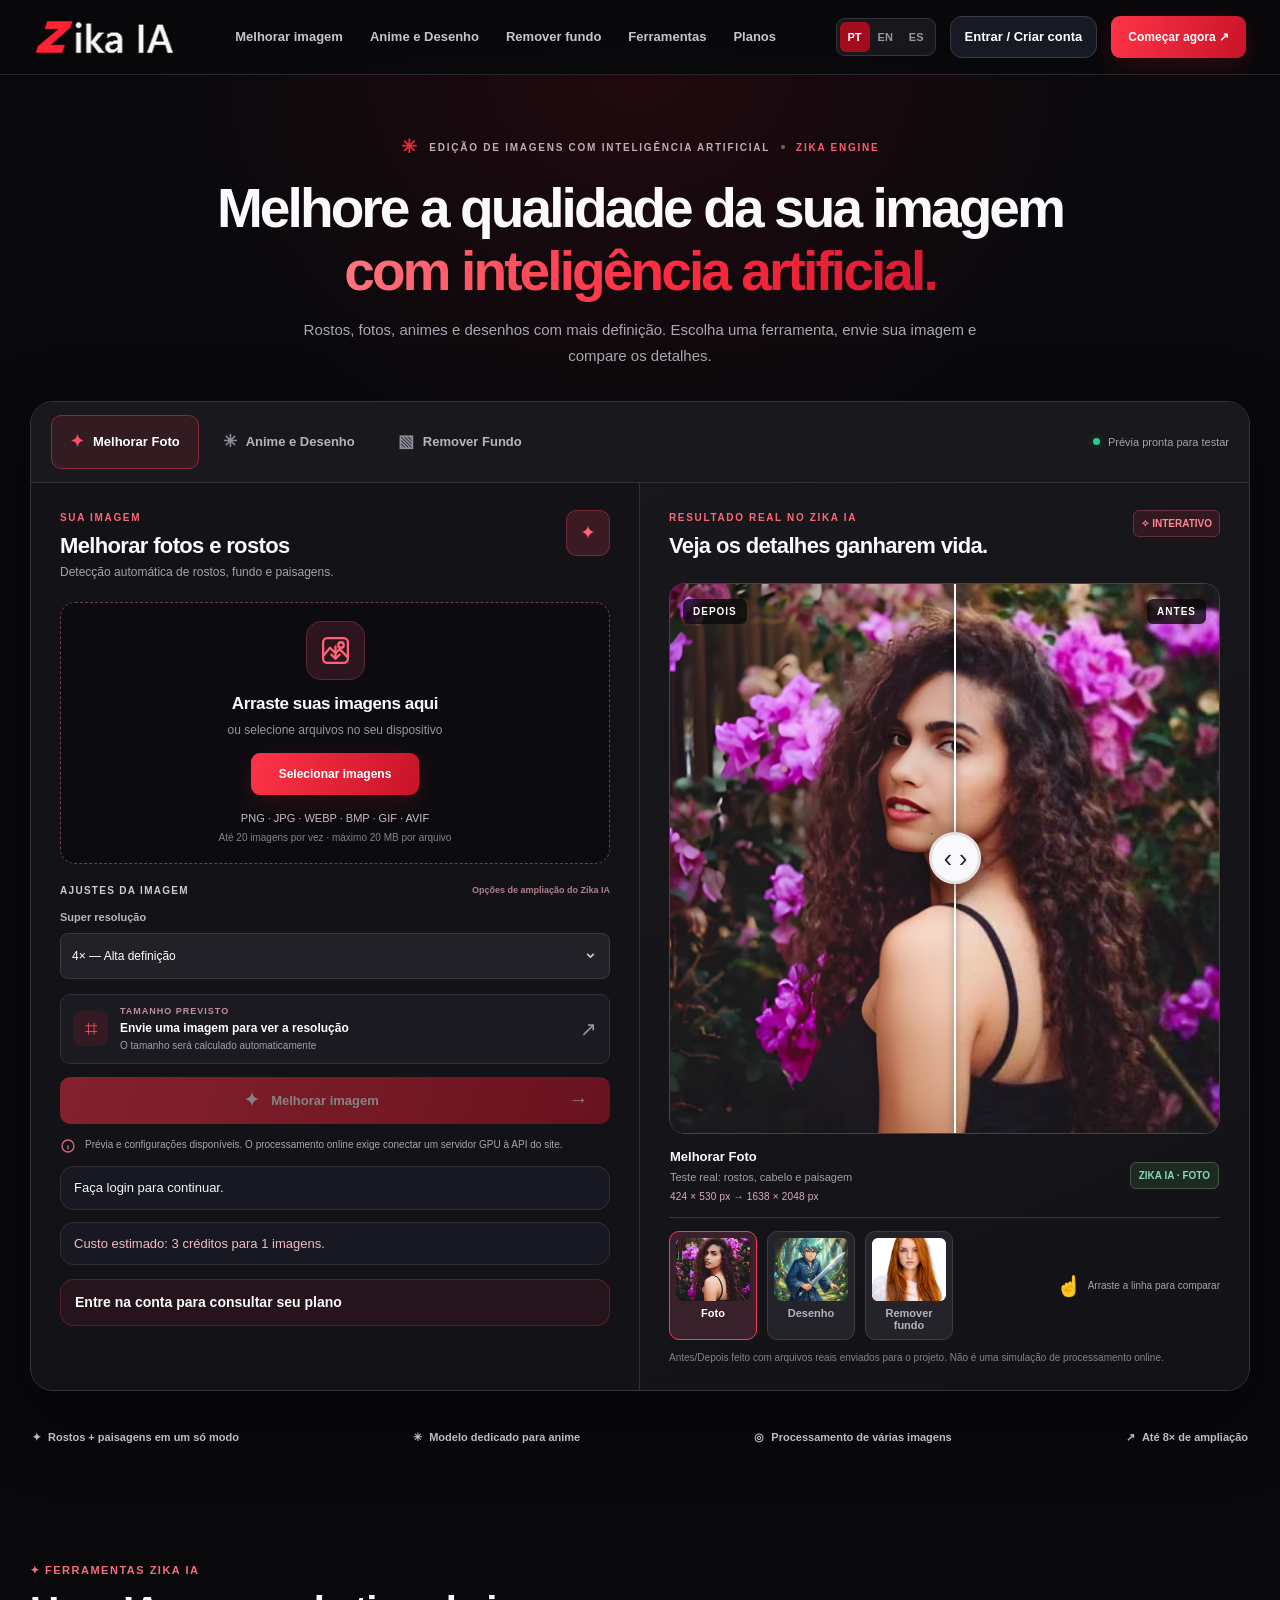
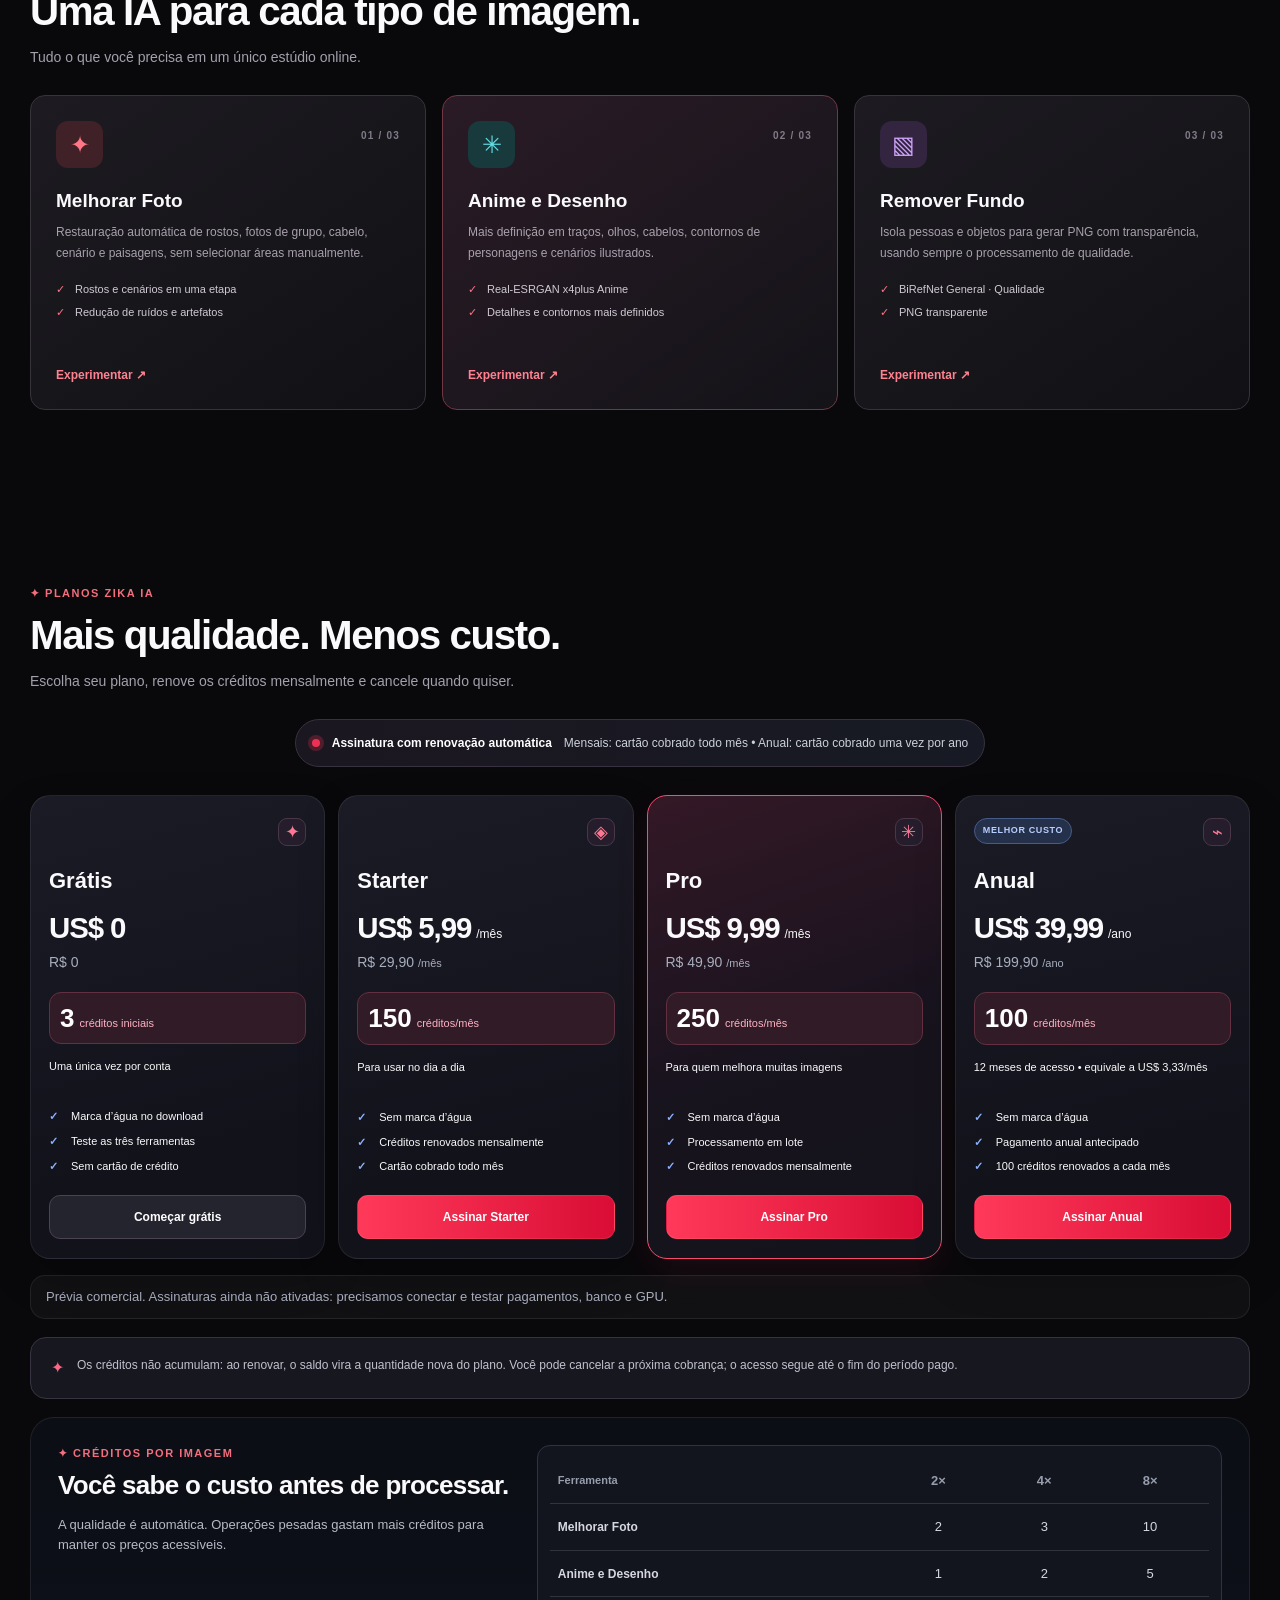
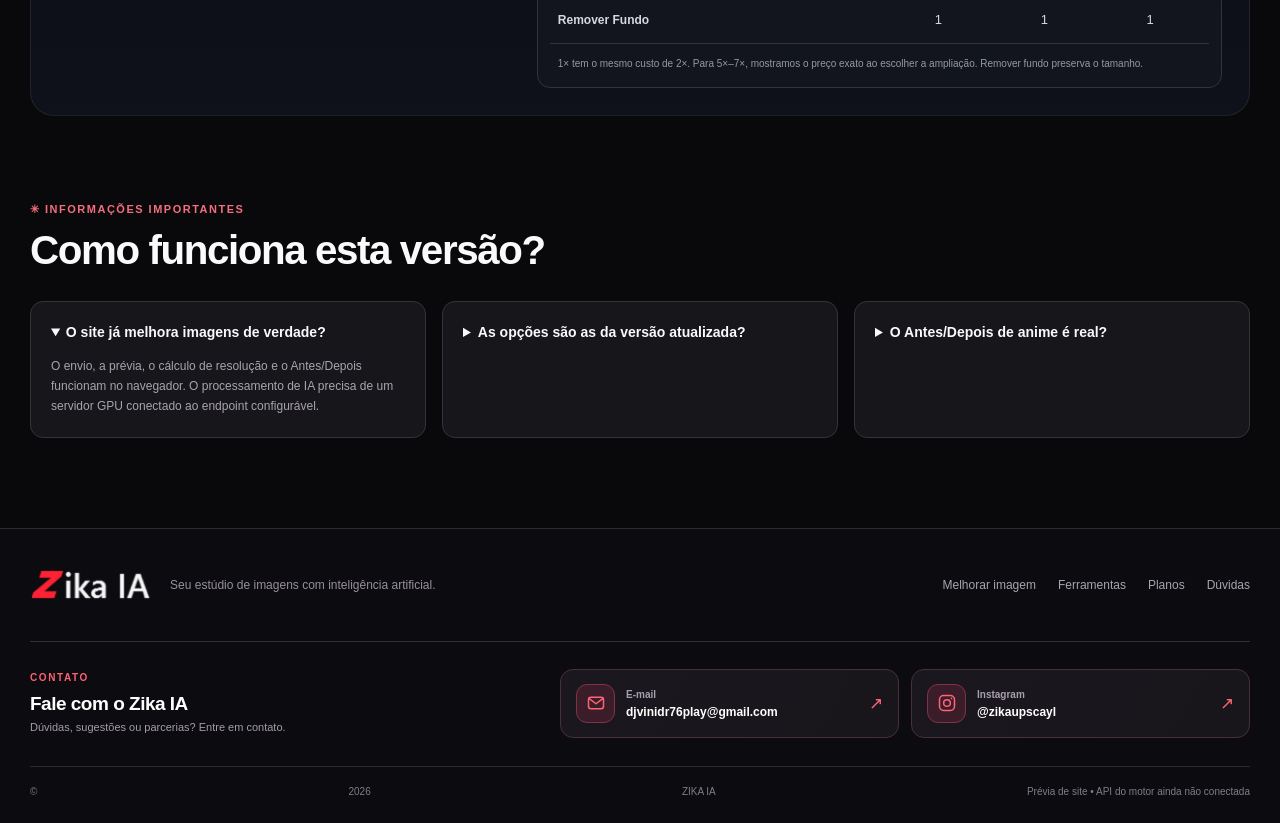
<file: index.html>
<!doctype html>
<html lang="pt-BR">
<head>
  <meta charset="utf-8" />
  <meta name="viewport" content="width=device-width,initial-scale=1" />
  <meta name="theme-color" content="#0a0b0e" />
  <meta name="description" content="Zika IA: melhore fotos, restaure rostos, amplie anime e desenhos e remova fundos. Compare resultados reais no Zika IA." />
  <title>Zika IA — Melhore imagens com inteligência artificial</title>
  <link rel="icon" href="./assets/zika-z-liso-transparente.png" />
  <link rel="stylesheet" href="./styles.css" />
  <script src="./config.js" defer></script>
  <script src="./app.js" defer></script>
  <script src="./cloud.js" defer></script>
</head>
<body>
<header class="site-header" id="top">
  <div class="header-inner">
    <a class="brand" href="#top" aria-label="Zika IA — início"><img class="brand-logo" src="./assets/zika-ia-logo-transparente.png" alt="Zika IA"/></a>
    <nav class="nav-links" aria-label="Navegação principal">
      <a href="#studio" data-go-tool="photo" data-i18n="navPhoto">Melhorar imagem</a>
      <a href="#studio" data-go-tool="anime" data-i18n="navAnime">Anime e Desenho</a>
      <a href="#studio" data-go-tool="removebg" data-i18n="navRemove">Remover fundo</a>
      <a href="#details" data-i18n="navFeatures">Ferramentas</a>
      <a href="#plans" data-i18n="navPlans">Planos</a>
    </nav>
    <div class="header-actions">
      <div class="lang-control" role="group" aria-label="Language"><button class="lang-btn active" data-lang="pt" aria-pressed="true">PT</button><button class="lang-btn" data-lang="en" aria-pressed="false">EN</button><button class="lang-btn" data-lang="es" aria-pressed="false" title="Español">ES</button></div>
      <span id="devRoleBadge" class="developer-role-badge" hidden>DESENVOLVEDOR</span><button id="accountButton" class="account-button" type="button">Entrar / Criar conta</button>
      <a href="#studio" class="top-cta" data-i18n="start">Começar agora <span aria-hidden="true">↗</span></a>
      <button class="menu-toggle" id="menuToggle" type="button" aria-expanded="false" aria-controls="mobileMenu" aria-label="Abrir menu">☰</button>
    </div>
  </div>
  <nav id="mobileMenu" class="mobile-menu" hidden aria-label="Menu mobile"><a href="#studio" data-go-tool="photo" data-i18n="navPhoto">Melhorar imagem</a><a href="#studio" data-go-tool="anime" data-i18n="navAnime">Anime e Desenho</a><a href="#studio" data-go-tool="removebg" data-i18n="navRemove">Remover fundo</a><a href="#details" data-i18n="navFeatures">Ferramentas</a>
      <a href="#plans" data-i18n="navPlans">Planos</a></nav>
</header>
<main>
  <section class="hero section-container" id="studio">
    <div class="hero-kicker"><span class="sparkle-burst">✳</span><span data-i18n="eyebrow">EDIÇÃO DE IMAGENS COM INTELIGÊNCIA ARTIFICIAL</span><span class="kicker-dot"></span><span> ZIKA ENGINE</span></div>
    <h1><span data-i18n="heroLead">Melhore a qualidade da sua imagem</span><br/><span class="red-text" data-i18n="heroHighlight">com inteligência artificial.</span></h1>
    <p class="hero-sub" data-i18n="heroDescription">Rostos, fotos, animes e desenhos com mais definição. Escolha uma ferramenta, envie sua imagem e compare os detalhes.</p>
    <div class="studio-shell">
      <div class="tool-switch" role="tablist" aria-label="Ferramentas Zika IA">
        <button class="tool-tab active" id="tab-photo" data-tool="photo" role="tab" aria-selected="true" aria-controls="uploadPanel"><span class="tab-icon">✦</span><span data-i18n="tabPhoto">Melhorar Foto</span></button>
        <button class="tool-tab" id="tab-anime" data-tool="anime" role="tab" aria-selected="false" aria-controls="uploadPanel"><span class="tab-icon">✳</span><span data-i18n="tabAnime">Anime e Desenho</span></button>
        <button class="tool-tab" id="tab-removebg" data-tool="removebg" role="tab" aria-selected="false" aria-controls="uploadPanel"><span class="tab-icon">▧</span><span data-i18n="tabRemove">Remover Fundo</span></button>
        <div class="toolbar-trailing"><span class="live-dot"></span><span data-i18n="liveStatus">Prévia pronta para testar</span></div>
      </div>
      <div class="studio-grid">
        <section class="upload-side" id="uploadPanel" aria-label="Enviar imagem">
          <div class="panel-head"><div><p class="mini-label" data-i18n="uploadTitleMini">SUA IMAGEM</p><h2 id="toolTitle" data-i18n="toolPhotoTitle">Melhorar fotos e rostos</h2><p class="tool-subtitle" id="toolDescription" data-i18n="toolPhotoDesc">Detecção automática de rostos, fundo e paisagens.</p></div><div class="setting-bubble" aria-hidden="true">✦</div></div>
          <div class="dropzone" id="dropzone" tabindex="0" role="button" aria-label="Escolher imagens"><input type="file" id="fileInput" accept="image/png,image/jpeg,image/webp,image/bmp,image/gif,image/avif" multiple hidden />
            <div class="empty-drop" id="emptyDrop"><div class="upload-icon"><svg viewBox="0 0 24 24" width="33" height="33" fill="none" stroke="currentColor" stroke-width="1.65" stroke-linecap="round" stroke-linejoin="round"><rect x="3" y="3" width="18" height="18" rx="3"/><path d="m3 16 5-6 4 4 3-3 6 6"/><circle cx="16" cy="8" r="2"/><path d="M12 9v9m-3-3 3 3 3-3"/></svg></div><h3 data-i18n="dropMain">Arraste suas imagens aqui</h3><p data-i18n="dropSub">ou selecione arquivos no seu dispositivo</p><button type="button" class="choose-button" id="chooseFiles" data-i18n="selectImages">Selecionar imagens</button><div class="format-list">PNG · JPG · WEBP · BMP · GIF · AVIF</div><small class="drop-hint" data-i18n="batchHint">Até 20 imagens por vez · máximo 20 MB por arquivo</small></div>
            <div class="selected-files" id="selectedFiles" hidden><div class="selected-head"><span data-i18n="selectedFilesLabel">IMAGENS SELECIONADAS</span><button type="button" id="clearFiles" class="text-button" data-i18n="clear">Limpar tudo</button></div><div id="fileList" class="file-list"></div><button type="button" id="addFiles" class="add-images" data-i18n="addImages">+ Adicionar imagens</button></div>
          </div>
          <div class="settings-title"><span data-i18n="settingsLabel">AJUSTES DA IMAGEM</span><span class="settings-tag" data-i18n="upscaleOptions">Opções de ampliação do Zika IA</span></div>
          <div class="settings-grid">
            <div class="field-group" id="scaleField"><label for="scaleSelect" data-i18n="scaleLabel">Super resolução</label><select id="scaleSelect"><option value="1">1× — Original melhorado</option><option value="2">2× — Leve</option><option value="4" selected>4× — Alta definição</option><option value="5">5× — IA + ajuste</option><option value="6">6× — IA + ajuste</option><option value="7">7× — IA + ajuste</option><option value="8">8× — Máxima ampliação</option></select></div>
            
          </div>
          <div class="resolution-preview" id="resolutionPreview"><span class="res-symbol">⌗</span><div><small data-i18n="outputSize">TAMANHO PREVISTO</small><strong id="sizeEstimate">Envie uma imagem para ver a resolução</strong><small id="sizeSecondary" data-i18n="sizeHint">O tamanho será calculado automaticamente</small></div><span class="resolution-arrow">↗</span></div>
          <button id="processButton" type="button" class="process-cta" disabled><span>✦</span><span data-i18n="process">Melhorar imagem</span><span class="btn-arrow">→</span></button>
          <div class="service-notice"><svg viewBox="0 0 24 24" width="16" height="16" stroke="currentColor" fill="none" stroke-width="2"><circle cx="12" cy="12" r="9"/><path d="M12 11v6m0-10h.01"/></svg><span id="serverNote" data-i18n="previewDisclosure">Prévia e configurações disponíveis. O processamento online exige conectar um servidor GPU à API do site.</span></div>
          <div id="creditMeter" class="credit-meter">Acesse sua conta para consultar créditos.</div>
          <div id="costEstimator" class="cost-estimator">Créditos necessários: 3 por imagem (foto 4×).</div>
          <button type="button" id="cancelSubscription" class="cancel-subscription" hidden data-i18n="cancelSubscription">Cancelar renovação automática</button>
          <div class="plan-inline-note" id="planNote">Seu plano atual: Grátis com marca d'água</div>
        </section>
        <section class="demo-side" aria-label="Comparação antes e depois">
          <div class="demo-head"><div><p class="mini-label" data-i18n="actualResult">RESULTADO REAL NO ZIKA IA</p><h2 data-i18n="demoTitle">Veja os detalhes ganharem vida.</h2></div><span class="demo-live">✧ <span data-i18n="interactive">INTERATIVO</span></span></div>
          <div class="compare-wrap" id="compareWrap"><div class="compare-stage" id="compareStage" data-demo="photo"><img id="beforeImage" class="compare-photo before-photo" src="./assets/foto-antes.webp" alt="Foto antes da melhoria"/><div class="after-layer" id="afterLayer"><img id="afterImage" class="compare-photo" src="./assets/foto-depois.webp" alt="Foto após melhoria pelo Zika IA" /></div><div class="handle-line" id="handleLine"><span class="handle-knob">‹ ›</span></div><span class="image-tag image-tag-after" data-i18n="after">DEPOIS</span><span class="image-tag image-tag-before" data-i18n="before">ANTES</span><input type="range" min="0" max="100" value="52" id="compareRange" class="compare-range" aria-label="Arraste para comparar antes e depois"/></div></div>
          <div class="demo-footer"><div><strong id="demoLabel" data-i18n="photoDemo">Melhorar Foto</strong><span id="demoDescription" data-i18n="photoDemoDetail">Teste real: rostos, cabelo e paisagem</span><span class="demo-size" id="demoSizes">424 × 530 px → 1638 × 2048 px</span></div><span class="demo-badge" id="demoBadge">ZIKA IA · FOTO</span></div>
          <div class="demo-thumbnails" role="group" aria-label="Escolher exemplo"><div class="demo-choices"><button class="demo-thumb active" data-demo="photo" type="button" aria-pressed="true"><img src="./assets/foto-depois.webp" alt=""/><span data-i18n="photoThumb">Foto</span></button><button class="demo-thumb" data-demo="anime" type="button" aria-pressed="false"><img src="./assets/anime-depois.webp" alt=""/><span data-i18n="animeThumb">Desenho</span></button><button class="demo-thumb" data-demo="removebg" type="button" aria-pressed="false"><img src="./assets/removebg-depois.png" alt=""/><span data-i18n="removeThumb">Remover fundo</span></button></div><div class="demo-tip"><span>☝</span><span data-i18n="dragTip">Arraste a linha para comparar</span></div></div>
          <p class="demo-source" data-i18n="demoNote">Antes/Depois feito com arquivos reais enviados para o projeto. Não é uma simulação de processamento online.</p>
        </section>
      </div>
    </div>
    <div class="trust-strip"><span>✦ <span data-i18n="trustFirst">Rostos + paisagens em um só modo</span></span><span>✳ <span data-i18n="trustSecond">Modelo dedicado para anime</span></span><span>◎ <span data-i18n="trustThird">Processamento de várias imagens</span></span><span>↗ <span data-i18n="trustFourth">Até 8× de ampliação</span></span></div>
  </section>

  <section class="features section-container" id="details"><div class="section-heading"><div class="eyebrow">✦ <span data-i18n="toolsEyebrow">FERRAMENTAS ZIKA IA</span></div><h2 data-i18n="featuresTitle">Uma IA para cada tipo de imagem.</h2><p data-i18n="featuresSubtitle">Tudo o que você precisa em um único estúdio online.</p></div>
    <div class="feature-grid"><article class="feature-card"><div class="feature-emblem emblem-red">✦</div><span class="feature-index">01 / 03</span><h3 data-i18n="featurePhotoTitle">Melhorar Foto</h3><p data-i18n="featurePhotoText">Restauração automática de rostos, fotos de grupo, cabelo, cenário e paisagens, sem selecionar áreas manualmente.</p><ul><li data-i18n="photoPoint1">Rostos e cenários em uma etapa</li><li data-i18n="photoPoint2">Redução de ruídos e artefatos</li></ul><button class="feature-action" data-select-tool="photo" data-i18n="useFeature">Experimentar ↗</button></article>
    <article class="feature-card feature-spotlight"><div class="feature-emblem emblem-teal">✳</div><span class="feature-index">02 / 03</span><h3 data-i18n="featureAnimeTitle">Anime e Desenho</h3><p data-i18n="featureAnimeText">Mais definição em traços, olhos, cabelos, contornos de personagens e cenários ilustrados.</p><ul><li data-i18n="animePoint1">Real-ESRGAN x4plus Anime</li><li data-i18n="animePoint2">Modo Qualidade com TTA</li></ul><button class="feature-action" data-select-tool="anime" data-i18n="useFeature">Experimentar ↗</button></article>
    <article class="feature-card"><div class="feature-emblem emblem-purple">▧</div><span class="feature-index">03 / 03</span><h3 data-i18n="featureRemoveTitle">Remover Fundo</h3><p data-i18n="featureRemoveText">Isola pessoas e objetos para gerar PNG com transparência, com qualidade automática.</p><ul><li data-i18n="removePoint1">BiRefNet General</li><li data-i18n="removePoint2">PNG transparente</li></ul><button class="feature-action" data-select-tool="removebg" data-i18n="useFeature">Experimentar ↗</button></article></div>
  </section>


  <section class="pricing section-container" id="plans">
    <div class="section-heading">
      <div class="eyebrow">✦ <span data-i18n="pricingEyebrow">PLANOS ZIKA IA</span></div>
      <h2 data-i18n="pricingTitle">Mais qualidade. Menos custo.</h2>
      <p data-i18n="pricingSubtitle">Escolha seu plano, renove seus créditos mensalmente e cancele quando quiser.</p>
    </div>
    <div class="billing-summary"><span class="billing-dot"></span><strong data-i18n="billingSummary">Assinatura automática e segura</strong><span data-i18n="billingDetail">Mensais: cartão cobrado todo mês • Anual: cartão cobrado uma vez por ano</span></div>
    <div class="pricing-grid">
      <article class="plan-card" data-plan="free">
        <div class="plan-topline"><span class="plan-state hidden-state"></span><span class="plan-mini-icon">✦</span></div>
        <h3 data-i18n="freePlan">Grátis</h3>
        <div class="price-row"><strong>US$ 0</strong></div>
        <div class="price-brl">R$ 0</div>
        <div class="credit-pill"><b>3</b> <span data-i18n="creditsOnce">créditos iniciais</span></div>
        <p class="plan-sub" data-i18n="freePlanSub">Uma única vez por conta</p>
        <ul class="plan-list"><li data-i18n="freeFeat1">Marca d'água no download</li><li data-i18n="freeFeat2">Teste as três ferramentas</li><li data-i18n="freeFeat3">Sem cartão de crédito</li></ul>
        <a href="#studio" class="plan-button plan-muted" data-i18n="freePlanBtn">Começar grátis</a>
      </article>
      <article class="plan-card" data-plan="starter">
        <div class="plan-topline"><span class="plan-state hidden-state"></span><span class="plan-mini-icon">◈</span></div>
        <h3 data-i18n="starterPlan">Starter</h3>
        <div class="price-row"><strong>US$ 5,99</strong><span data-i18n="perMonth">/mês</span></div>
        <div class="price-brl">R$ 29,90 <span data-i18n="perMonth">/mês</span></div>
        <div class="credit-pill"><b>150</b> <span data-i18n="creditsMonthly">créditos/mês</span></div>
        <p class="plan-sub" data-i18n="starterPlanSub">Para usar no dia a dia</p>
        <ul class="plan-list"><li data-i18n="noWatermark">Sem marca d'água</li><li data-i18n="renewMonthly">Créditos renovados mensalmente</li><li data-i18n="autoCardMonthly">Cartão cobrado todo mês</li></ul>
        <a href="#studio" class="plan-button" data-i18n="subscribe">Assinar Starter</a>
      </article>
      <article class="plan-card featured" data-plan="pro">
        <div class="plan-topline"><span class="plan-state plan-recommended" data-i18n="mostPopular">MAIS POPULAR</span><span class="plan-mini-icon">✳</span></div>
        <h3 data-i18n="proPlan">Pro</h3>
        <div class="price-row"><strong>US$ 9,99</strong><span data-i18n="perMonth">/mês</span></div>
        <div class="price-brl">R$ 49,90 <span data-i18n="perMonth">/mês</span></div>
        <div class="credit-pill"><b>250</b> <span data-i18n="creditsMonthly">créditos/mês</span></div>
        <p class="plan-sub" data-i18n="proPlanSub">Para quem melhora muitas imagens</p>
        <ul class="plan-list"><li data-i18n="noWatermark">Sem marca d'água</li><li data-i18n="batchAccess">Processamento em lote</li><li data-i18n="renewMonthly">Créditos renovados mensalmente</li></ul>
        <a href="#studio" class="plan-button" data-i18n="subscribePro">Assinar Pro</a>
      </article>
      <article class="plan-card" data-plan="annual">
        <div class="plan-topline"><span class="plan-state annual-label" data-i18n="bestEconomy">MAIS ECONÔMICO</span><span class="plan-mini-icon">⌁</span></div>
        <h3 data-i18n="annualPlan">Anual</h3>
        <div class="price-row"><strong>US$ 39,99</strong><span data-i18n="perYear">/ano</span></div>
        <div class="price-brl">R$ 199,90 <span data-i18n="perYear">/ano</span></div>
        <div class="credit-pill"><b>100</b> <span data-i18n="creditsMonthly">créditos/mês</span></div>
        <p class="plan-sub" data-i18n="annualPlanSub">12 meses de acesso • equivalente a US$ 3,33/mês</p>
        <ul class="plan-list"><li data-i18n="noWatermark">Sem marca d'água</li><li data-i18n="annualCharge">Pagamento anual antecipado</li><li data-i18n="annualRefill">100 créditos renovados a cada mês</li></ul>
        <a href="#studio" class="plan-button" data-i18n="subscribeAnnual">Assinar Anual</a>
      </article>
    </div>
    <p class="price-disclaimer" id="checkoutNotice">Prévia comercial: o checkout só funcionará depois de configurar as contas e testar a GPU.</p>
    <div class="plan-policy"><span>✦</span><p data-i18n="policyExplain">Os créditos não acumulam: ao renovar, seu saldo vira a nova quantidade do plano. A renovação automática pode ser cancelada antes da próxima cobrança. O acesso continua até o fim do período pago.</p></div>
    <div class="credits-box">
      <div class="credits-copy"><div class="eyebrow">✦ <span data-i18n="creditsEyebrow">CRÉDITOS POR IMAGEM</span></div><h3 data-i18n="creditsTitle">Você sabe o custo antes de processar.</h3><p data-i18n="creditsIntro">A qualidade é automática. Operações mais pesadas gastam mais créditos para manter o preço justo.</p></div>
      <div class="credits-rates">
        <div class="rates-head"><span data-i18n="toolRate">Ferramenta</span><span>2×</span><span>4×</span><span>8×</span></div>
        <div class="rates-row"><strong data-i18n="tabPhoto">Melhorar Foto</strong><span>2</span><span>3</span><span>10</span></div>
        <div class="rates-row"><strong data-i18n="tabAnime">Anime e Desenho</strong><span>1</span><span>2</span><span>5</span></div>
        <div class="rates-row"><strong data-i18n="tabRemove">Remover Fundo</strong><span>1</span><span>1</span><span>1</span></div>
        <p class="rates-foot" data-i18n="ratesFoot">1× usa o custo de 2×. Para 5×–7×, o site mostra o custo exato ao escolher a ampliação. Remover fundo preserva as dimensões.</p>
      </div>
    </div>
  </section>

  <section class="faq section-container" id="faq"><div class="section-heading"><div class="eyebrow">✳ <span data-i18n="faqEyebrow">INFORMAÇÕES IMPORTANTES</span></div><h2 data-i18n="faqTitle">Como funciona esta versão?</h2></div><div class="faq-grid"><details open><summary data-i18n="faq1Title">O site já melhora imagens de verdade?</summary><p data-i18n="faq1Answer">O envio, a prévia, o cálculo de resolução e o Antes/Depois funcionam no navegador. O processamento de IA precisa de um servidor GPU conectado ao endpoint configurável.</p></details><details><summary data-i18n="faq2Title">As opções são as da versão atualizada?</summary><p data-i18n="faq2Answer">Sim: Melhorar Foto, Anime e Desenho, Remover Fundo, escalas 1×, 2× e 4× a 8×, Qualidade automática e seleção de múltiplas imagens.</p></details><details><summary data-i18n="faq3Title">O Antes/Depois de anime é real?</summary><p data-i18n="faq3Answer">Sim. Usamos os dois arquivos fornecidos para este projeto: a ilustração original e seu resultado de melhoria pelo Zika IA. A origem e os direitos da ilustração devem ser verificados antes da publicação comercial.</p></details></div></section>
</main>
<footer class="footer"><div class="section-container footer-grid"><a class="brand footer-brand" href="#top"><img class="brand-logo" src="./assets/zika-ia-logo-transparente.png" alt="Zika IA"/></a><p data-i18n="footerDesc">Seu estúdio de imagens com inteligência artificial.</p><div class="footer-links"><a href="#studio" data-i18n="navPhoto">Melhorar imagem</a><a href="#details" data-i18n="navFeatures">Ferramentas</a><a href="#plans" data-i18n="navPlans">Planos</a><a href="#faq" data-i18n="faqLabel">Dúvidas</a></div><section class="footer-contact" aria-label="Contato Zika IA">
      <div class="footer-contact-copy">
        <span class="footer-contact-kicker" data-i18n="contactKicker">CONTATO</span>
        <h3 data-i18n="contactTitle">Fale com o Zika IA</h3>
        <p data-i18n="contactDescription">Dúvidas, sugestões ou parcerias? Entre em contato.</p>
      </div>
      <div class="footer-contact-actions">
        <a class="contact-link" href="mailto:djvinidr76play@gmail.com" aria-label="Enviar e-mail para djvinidr76play@gmail.com">
          <span class="contact-icon" aria-hidden="true"><svg viewBox="0 0 24 24" fill="none" stroke="currentColor" stroke-width="1.8" stroke-linecap="round" stroke-linejoin="round"><rect x="3" y="5" width="18" height="14" rx="3"/><path d="m3.5 6.5 8.5 6.4 8.5-6.4"/></svg></span>
          <span class="contact-text"><span class="contact-kind" data-i18n="contactEmail">E-mail</span><strong>djvinidr76play@gmail.com</strong></span>
          <span class="contact-arrow" aria-hidden="true">↗</span>
        </a>
        <a class="contact-link" href="https://www.instagram.com/zikaupscayl/" target="_blank" rel="noopener noreferrer" aria-label="Instagram do Zika IA, @zikaupscayl">
          <span class="contact-icon" aria-hidden="true"><svg viewBox="0 0 24 24" fill="none" stroke="currentColor" stroke-width="1.8" stroke-linecap="round" stroke-linejoin="round"><rect x="3" y="3" width="18" height="18" rx="5"/><circle cx="12" cy="12" r="4"/><circle cx="17.5" cy="6.5" r="1" fill="currentColor" stroke="none"/></svg></span>
          <span class="contact-text"><span class="contact-kind">Instagram</span><strong>@zikaupscayl</strong></span>
          <span class="contact-arrow" aria-hidden="true">↗</span>
        </a>
      </div>
    </section><div class="footer-bottom">© <span id="year"></span> ZIKA IA <span data-i18n="footerStatus">Prévia de site • API do motor ainda não conectada</span></div></div></footer>

<dialog id="authDialog" class="auth-dialog" aria-labelledby="authTitle">
  <div class="auth-modal-top"><h2 id="authTitle">Minha conta Zika IA</h2><button id="closeAuth" class="auth-close" type="button" aria-label="Fechar">×</button></div>
  <div class="auth-switch"><button type="button" id="loginTab" class="active">Entrar</button><button type="button" id="signupTab">Criar conta</button></div>
  <form id="authForm"><label for="authEmail" id="authEmailLabel">Seu e-mail</label><input id="authEmail" type="email" autocomplete="email" required placeholder="voce@email.com"/>
    <label for="authPassword" id="authPassLabel">Senha</label><input id="authPassword" type="password" autocomplete="current-password" minlength="6" required placeholder="••••••••"/>
    <button class="auth-submit" type="submit" id="authSubmit">Entrar</button>
  </form><p class="auth-info" id="authMessage" role="status"></p>
</dialog>
<div role="status" aria-live="polite" id="toast" class="toast" hidden></div>
</body>
</html>
</file>
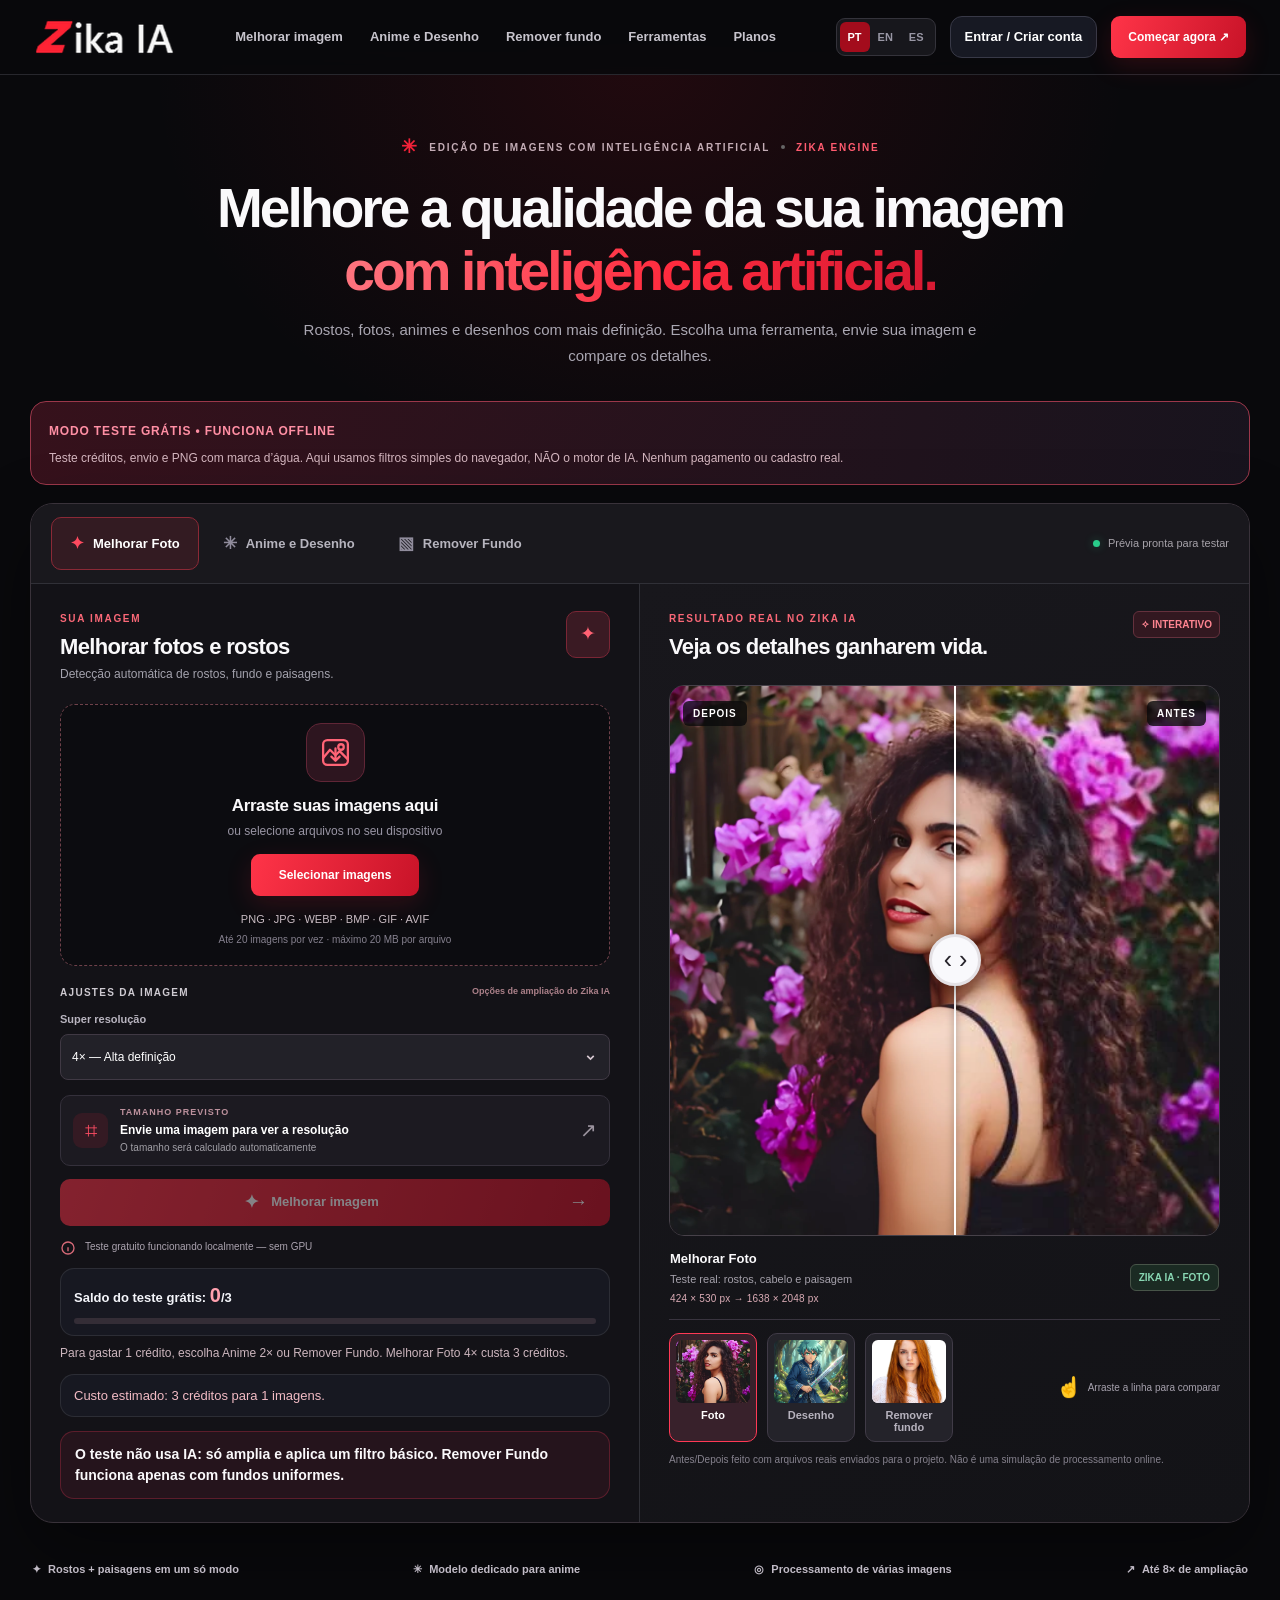
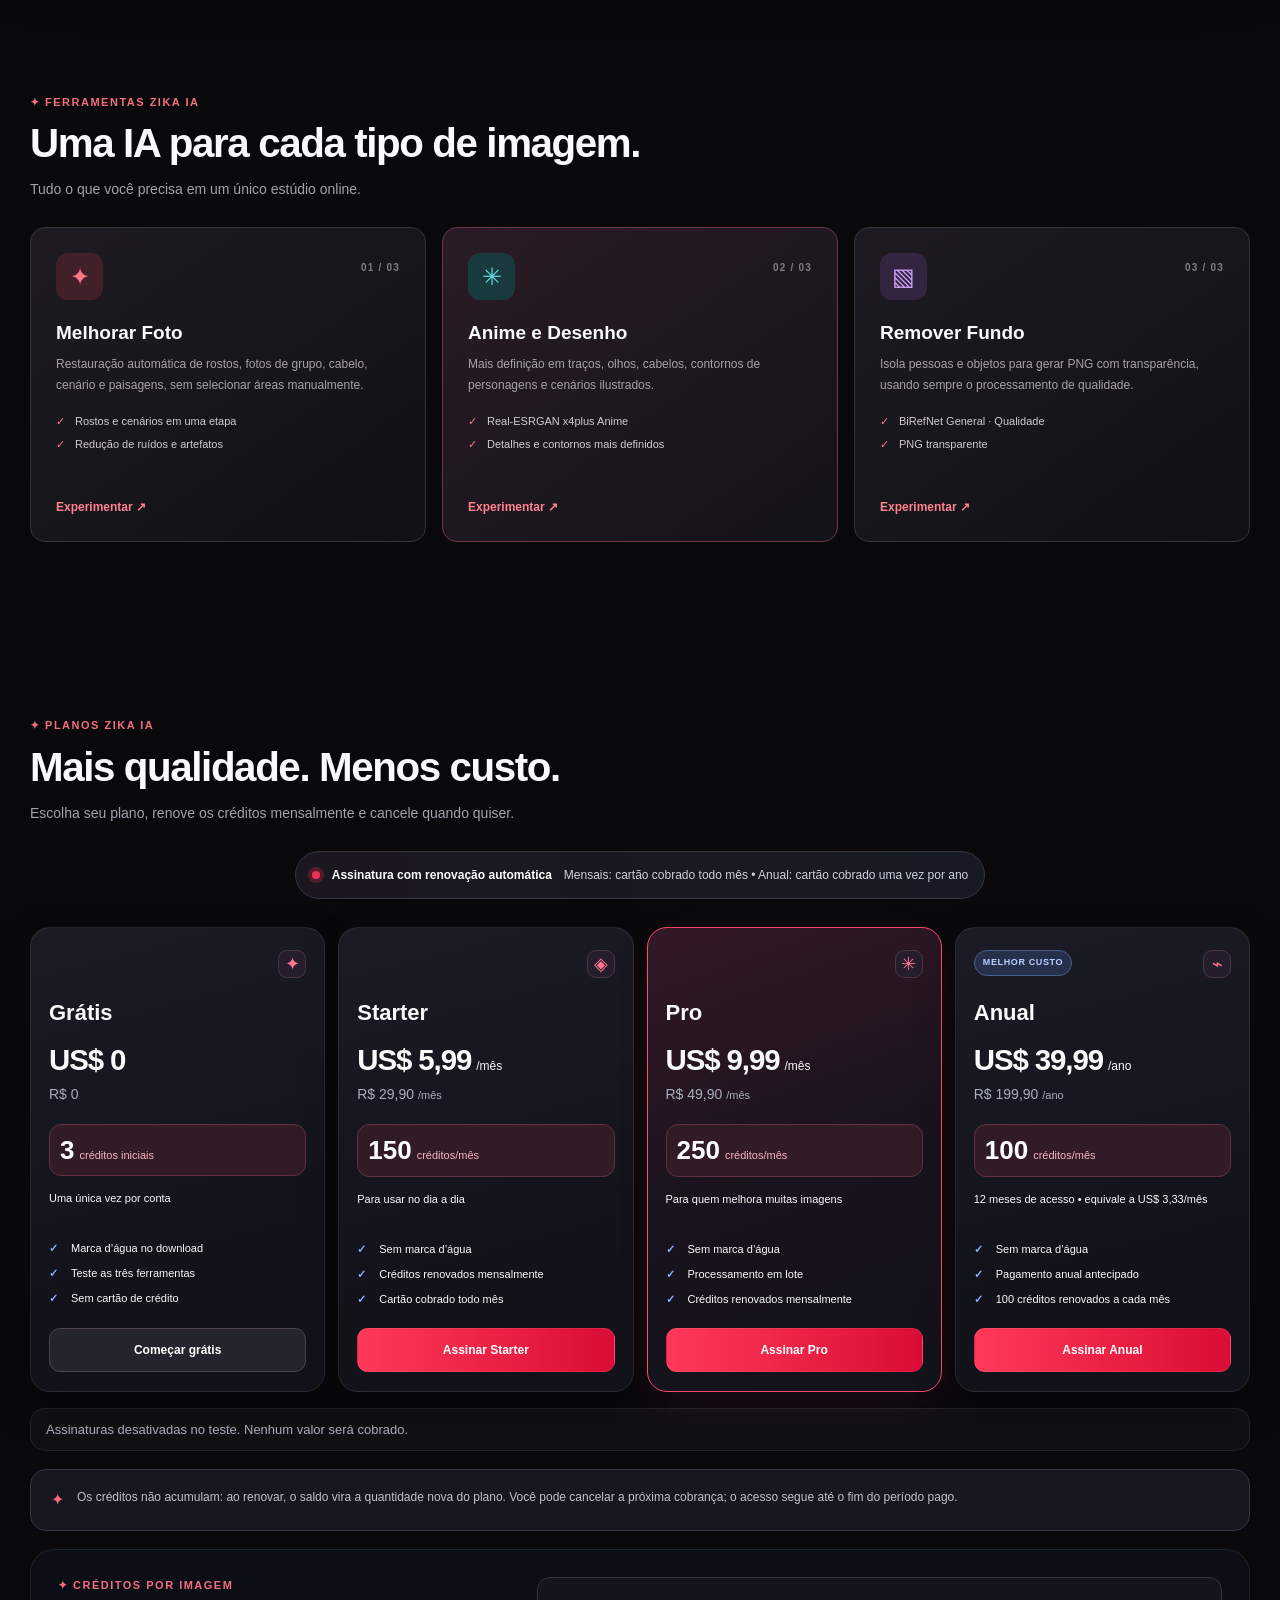
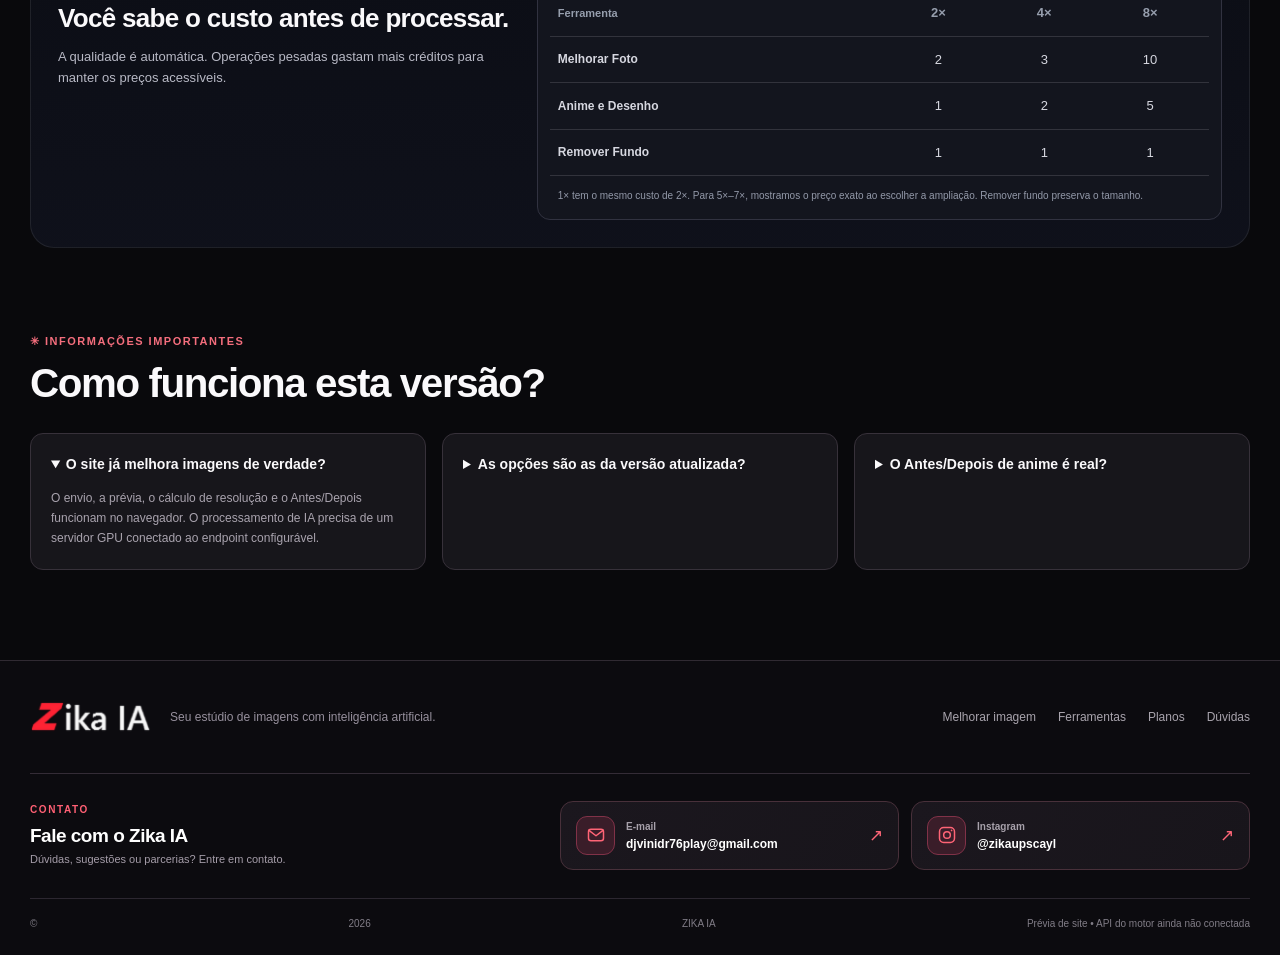
<file: teste_gratis.html>
<!doctype html>
<html lang="pt-BR">
<head>
  <meta charset="utf-8" />
  <meta name="viewport" content="width=device-width,initial-scale=1" />
  <meta name="theme-color" content="#0a0b0e" />
  <meta name="description" content="Zika IA: melhore fotos, restaure rostos, amplie anime e desenhos e remova fundos. Compare resultados reais no Zika IA." />
  <title>Zika IA — Teste grátis offline (sem GPU)</title>
  <link rel="icon" href="./assets/zika-z-liso-transparente.png" />
  <link rel="stylesheet" href="./styles.css" />
  <link rel="stylesheet" href="./demo_free.css" />
  <script src="./config.js" defer></script>
  <script src="./app.js" defer></script>
  <script src="./cloud.js" defer></script>
  <script src="./demo_auth.js" defer></script>
  <script src="./demo_free.js" defer></script>
</head>
<body>
<header class="site-header" id="top">
  <div class="header-inner">
    <a class="brand" href="#top" aria-label="Zika IA — início"><img class="brand-logo" src="./assets/zika-ia-logo-transparente.png" alt="Zika IA"/></a>
    <nav class="nav-links" aria-label="Navegação principal">
      <a href="#studio" data-go-tool="photo" data-i18n="navPhoto">Melhorar imagem</a>
      <a href="#studio" data-go-tool="anime" data-i18n="navAnime">Anime e Desenho</a>
      <a href="#studio" data-go-tool="removebg" data-i18n="navRemove">Remover fundo</a>
      <a href="#details" data-i18n="navFeatures">Ferramentas</a>
      <a href="#plans" data-i18n="navPlans">Planos</a>
    </nav>
    <div class="header-actions">
      <div class="lang-control" role="group" aria-label="Language"><button class="lang-btn active" data-lang="pt" aria-pressed="true">PT</button><button class="lang-btn" data-lang="en" aria-pressed="false">EN</button><button class="lang-btn" data-lang="es" aria-pressed="false" title="Español">ES</button></div>
      <span id="devRoleBadge" class="developer-role-badge" hidden>DESENVOLVEDOR</span><button id="accountButton" class="account-button" type="button">Entrar / Criar conta</button>
      <a href="#studio" class="top-cta" data-i18n="start">Começar agora <span aria-hidden="true">↗</span></a>
      <button class="menu-toggle" id="menuToggle" type="button" aria-expanded="false" aria-controls="mobileMenu" aria-label="Abrir menu">☰</button>
    </div>
  </div>
  <nav id="mobileMenu" class="mobile-menu" hidden aria-label="Menu mobile"><a href="#studio" data-go-tool="photo" data-i18n="navPhoto">Melhorar imagem</a><a href="#studio" data-go-tool="anime" data-i18n="navAnime">Anime e Desenho</a><a href="#studio" data-go-tool="removebg" data-i18n="navRemove">Remover fundo</a><a href="#details" data-i18n="navFeatures">Ferramentas</a>
      <a href="#plans" data-i18n="navPlans">Planos</a></nav>
</header>
<main>
  <section class="hero section-container" id="studio">
    <div class="hero-kicker"><span class="sparkle-burst">✳</span><span data-i18n="eyebrow">EDIÇÃO DE IMAGENS COM INTELIGÊNCIA ARTIFICIAL</span><span class="kicker-dot"></span><span> ZIKA ENGINE</span></div>
    <h1><span data-i18n="heroLead">Melhore a qualidade da sua imagem</span><br/><span class="red-text" data-i18n="heroHighlight">com inteligência artificial.</span></h1>
    <p class="hero-sub" data-i18n="heroDescription">Rostos, fotos, animes e desenhos com mais definição. Escolha uma ferramenta, envie sua imagem e compare os detalhes.</p>
    <div id="trialBanner" role="note" aria-label="Aviso do teste gratuito"><div><strong id="trialBannerTitle">MODO TESTE GRÁTIS • FUNCIONA OFFLINE</strong><p id="trialBannerDesc">Teste créditos, envio e PNG com marca d’água. Aqui usamos filtros simples do navegador, NÃO o motor de IA. Nenhum pagamento ou cadastro real.</p></div><button id="resetFreeTest" type="button">Reiniciar teste</button></div>
    <div class="studio-shell">
      <div class="tool-switch" role="tablist" aria-label="Ferramentas Zika IA">
        <button class="tool-tab active" id="tab-photo" data-tool="photo" role="tab" aria-selected="true" aria-controls="uploadPanel"><span class="tab-icon">✦</span><span data-i18n="tabPhoto">Melhorar Foto</span></button>
        <button class="tool-tab" id="tab-anime" data-tool="anime" role="tab" aria-selected="false" aria-controls="uploadPanel"><span class="tab-icon">✳</span><span data-i18n="tabAnime">Anime e Desenho</span></button>
        <button class="tool-tab" id="tab-removebg" data-tool="removebg" role="tab" aria-selected="false" aria-controls="uploadPanel"><span class="tab-icon">▧</span><span data-i18n="tabRemove">Remover Fundo</span></button>
        <div class="toolbar-trailing"><span class="live-dot"></span><span data-i18n="liveStatus">Prévia pronta para testar</span></div>
      </div>
      <div class="studio-grid">
        <section class="upload-side" id="uploadPanel" aria-label="Enviar imagem">
          <div class="panel-head"><div><p class="mini-label" data-i18n="uploadTitleMini">SUA IMAGEM</p><h2 id="toolTitle" data-i18n="toolPhotoTitle">Melhorar fotos e rostos</h2><p class="tool-subtitle" id="toolDescription" data-i18n="toolPhotoDesc">Detecção automática de rostos, fundo e paisagens.</p></div><div class="setting-bubble" aria-hidden="true">✦</div></div>
          <div class="dropzone" id="dropzone" tabindex="0" role="button" aria-label="Escolher imagens"><input type="file" id="fileInput" accept="image/png,image/jpeg,image/webp,image/bmp,image/gif,image/avif" multiple hidden />
            <div class="empty-drop" id="emptyDrop"><div class="upload-icon"><svg viewBox="0 0 24 24" width="33" height="33" fill="none" stroke="currentColor" stroke-width="1.65" stroke-linecap="round" stroke-linejoin="round"><rect x="3" y="3" width="18" height="18" rx="3"/><path d="m3 16 5-6 4 4 3-3 6 6"/><circle cx="16" cy="8" r="2"/><path d="M12 9v9m-3-3 3 3 3-3"/></svg></div><h3 data-i18n="dropMain">Arraste suas imagens aqui</h3><p data-i18n="dropSub">ou selecione arquivos no seu dispositivo</p><button type="button" class="choose-button" id="chooseFiles" data-i18n="selectImages">Selecionar imagens</button><div class="format-list">PNG · JPG · WEBP · BMP · GIF · AVIF</div><small class="drop-hint" data-i18n="batchHint">Até 20 imagens por vez · máximo 20 MB por arquivo</small></div>
            <div class="selected-files" id="selectedFiles" hidden><div class="selected-head"><span data-i18n="selectedFilesLabel">IMAGENS SELECIONADAS</span><button type="button" id="clearFiles" class="text-button" data-i18n="clear">Limpar tudo</button></div><div id="fileList" class="file-list"></div><button type="button" id="addFiles" class="add-images" data-i18n="addImages">+ Adicionar imagens</button></div>
          </div>
          <div class="settings-title"><span data-i18n="settingsLabel">AJUSTES DA IMAGEM</span><span class="settings-tag" data-i18n="upscaleOptions">Opções de ampliação do Zika IA</span></div>
          <div class="settings-grid">
            <div class="field-group" id="scaleField"><label for="scaleSelect" data-i18n="scaleLabel">Super resolução</label><select id="scaleSelect"><option value="1">1× — Original melhorado</option><option value="2">2× — Leve</option><option value="4" selected>4× — Alta definição</option><option value="5">5× — IA + ajuste</option><option value="6">6× — IA + ajuste</option><option value="7">7× — IA + ajuste</option><option value="8">8× — Máxima ampliação</option></select></div>
            
          </div>
          <div class="resolution-preview" id="resolutionPreview"><span class="res-symbol">⌗</span><div><small data-i18n="outputSize">TAMANHO PREVISTO</small><strong id="sizeEstimate">Envie uma imagem para ver a resolução</strong><small id="sizeSecondary" data-i18n="sizeHint">O tamanho será calculado automaticamente</small></div><span class="resolution-arrow">↗</span></div>
          <button id="processButton" type="button" class="process-cta" disabled><span>✦</span><span data-i18n="process">Melhorar imagem</span><span class="btn-arrow">→</span></button>
          <div class="service-notice"><svg viewBox="0 0 24 24" width="16" height="16" stroke="currentColor" fill="none" stroke-width="2"><circle cx="12" cy="12" r="9"/><path d="M12 11v6m0-10h.01"/></svg><span id="serverNote" data-i18n="previewDisclosure">Prévia e configurações disponíveis. O processamento online exige conectar um servidor GPU à API do site.</span></div>
          <div id="creditMeter" class="credit-meter">Acesse sua conta para consultar créditos.</div>
          <p id="trialTip">Para gastar 1 crédito, escolha Anime 2× ou Remover Fundo.</p><div id="costEstimator" class="cost-estimator">Créditos necessários: 3 por imagem (foto 4×).</div>
          <button type="button" id="cancelSubscription" class="cancel-subscription" hidden data-i18n="cancelSubscription">Cancelar renovação automática</button>
          <div class="plan-inline-note" id="planNote">Seu plano atual: Grátis com marca d'água</div>
        </section>
        <section class="demo-side" aria-label="Comparação antes e depois">
          <div class="demo-head"><div><p class="mini-label" data-i18n="actualResult">RESULTADO REAL NO ZIKA IA</p><h2 data-i18n="demoTitle">Veja os detalhes ganharem vida.</h2></div><span class="demo-live">✧ <span data-i18n="interactive">INTERATIVO</span></span></div>
          <div class="compare-wrap" id="compareWrap"><div class="compare-stage" id="compareStage" data-demo="photo"><img id="beforeImage" class="compare-photo before-photo" src="./assets/foto-antes.webp" alt="Foto antes da melhoria"/><div class="after-layer" id="afterLayer"><img id="afterImage" class="compare-photo" src="./assets/foto-depois.webp" alt="Foto após melhoria pelo Zika IA" /></div><div class="handle-line" id="handleLine"><span class="handle-knob">‹ ›</span></div><span class="image-tag image-tag-after" data-i18n="after">DEPOIS</span><span class="image-tag image-tag-before" data-i18n="before">ANTES</span><input type="range" min="0" max="100" value="52" id="compareRange" class="compare-range" aria-label="Arraste para comparar antes e depois"/></div></div>
          <div class="demo-footer"><div><strong id="demoLabel" data-i18n="photoDemo">Melhorar Foto</strong><span id="demoDescription" data-i18n="photoDemoDetail">Teste real: rostos, cabelo e paisagem</span><span class="demo-size" id="demoSizes">424 × 530 px → 1638 × 2048 px</span></div><span class="demo-badge" id="demoBadge">ZIKA IA · FOTO</span></div>
          <div class="demo-thumbnails" role="group" aria-label="Escolher exemplo"><div class="demo-choices"><button class="demo-thumb active" data-demo="photo" type="button" aria-pressed="true"><img src="./assets/foto-depois.webp" alt=""/><span data-i18n="photoThumb">Foto</span></button><button class="demo-thumb" data-demo="anime" type="button" aria-pressed="false"><img src="./assets/anime-depois.webp" alt=""/><span data-i18n="animeThumb">Desenho</span></button><button class="demo-thumb" data-demo="removebg" type="button" aria-pressed="false"><img src="./assets/removebg-depois.png" alt=""/><span data-i18n="removeThumb">Remover fundo</span></button></div><div class="demo-tip"><span>☝</span><span data-i18n="dragTip">Arraste a linha para comparar</span></div></div>
          <p class="demo-source" data-i18n="demoNote">Antes/Depois feito com arquivos reais enviados para o projeto. Não é uma simulação de processamento online.</p>
        </section>
      </div>
    </div>
    <div class="trust-strip"><span>✦ <span data-i18n="trustFirst">Rostos + paisagens em um só modo</span></span><span>✳ <span data-i18n="trustSecond">Modelo dedicado para anime</span></span><span>◎ <span data-i18n="trustThird">Processamento de várias imagens</span></span><span>↗ <span data-i18n="trustFourth">Até 8× de ampliação</span></span></div>
  </section>

  <section class="features section-container" id="details"><div class="section-heading"><div class="eyebrow">✦ <span data-i18n="toolsEyebrow">FERRAMENTAS ZIKA IA</span></div><h2 data-i18n="featuresTitle">Uma IA para cada tipo de imagem.</h2><p data-i18n="featuresSubtitle">Tudo o que você precisa em um único estúdio online.</p></div>
    <div class="feature-grid"><article class="feature-card"><div class="feature-emblem emblem-red">✦</div><span class="feature-index">01 / 03</span><h3 data-i18n="featurePhotoTitle">Melhorar Foto</h3><p data-i18n="featurePhotoText">Restauração automática de rostos, fotos de grupo, cabelo, cenário e paisagens, sem selecionar áreas manualmente.</p><ul><li data-i18n="photoPoint1">Rostos e cenários em uma etapa</li><li data-i18n="photoPoint2">Redução de ruídos e artefatos</li></ul><button class="feature-action" data-select-tool="photo" data-i18n="useFeature">Experimentar ↗</button></article>
    <article class="feature-card feature-spotlight"><div class="feature-emblem emblem-teal">✳</div><span class="feature-index">02 / 03</span><h3 data-i18n="featureAnimeTitle">Anime e Desenho</h3><p data-i18n="featureAnimeText">Mais definição em traços, olhos, cabelos, contornos de personagens e cenários ilustrados.</p><ul><li data-i18n="animePoint1">Real-ESRGAN x4plus Anime</li><li data-i18n="animePoint2">Modo Qualidade com TTA</li></ul><button class="feature-action" data-select-tool="anime" data-i18n="useFeature">Experimentar ↗</button></article>
    <article class="feature-card"><div class="feature-emblem emblem-purple">▧</div><span class="feature-index">03 / 03</span><h3 data-i18n="featureRemoveTitle">Remover Fundo</h3><p data-i18n="featureRemoveText">Isola pessoas e objetos para gerar PNG com transparência, com qualidade automática.</p><ul><li data-i18n="removePoint1">BiRefNet General</li><li data-i18n="removePoint2">PNG transparente</li></ul><button class="feature-action" data-select-tool="removebg" data-i18n="useFeature">Experimentar ↗</button></article></div>
  </section>


  <section class="pricing section-container" id="plans">
    <div class="section-heading">
      <div class="eyebrow">✦ <span data-i18n="pricingEyebrow">PLANOS ZIKA IA</span></div>
      <h2 data-i18n="pricingTitle">Mais qualidade. Menos custo.</h2>
      <p data-i18n="pricingSubtitle">Escolha seu plano, renove seus créditos mensalmente e cancele quando quiser.</p>
    </div>
    <div class="billing-summary"><span class="billing-dot"></span><strong data-i18n="billingSummary">Assinatura automática e segura</strong><span data-i18n="billingDetail">Mensais: cartão cobrado todo mês • Anual: cartão cobrado uma vez por ano</span></div>
    <div class="pricing-grid">
      <article class="plan-card" data-plan="free">
        <div class="plan-topline"><span class="plan-state hidden-state"></span><span class="plan-mini-icon">✦</span></div>
        <h3 data-i18n="freePlan">Grátis</h3>
        <div class="price-row"><strong>US$ 0</strong></div>
        <div class="price-brl">R$ 0</div>
        <div class="credit-pill"><b>3</b> <span data-i18n="creditsOnce">créditos iniciais</span></div>
        <p class="plan-sub" data-i18n="freePlanSub">Uma única vez por conta</p>
        <ul class="plan-list"><li data-i18n="freeFeat1">Marca d'água no download</li><li data-i18n="freeFeat2">Teste as três ferramentas</li><li data-i18n="freeFeat3">Sem cartão de crédito</li></ul>
        <a href="#studio" class="plan-button plan-muted" data-i18n="freePlanBtn">Começar grátis</a>
      </article>
      <article class="plan-card" data-plan="starter">
        <div class="plan-topline"><span class="plan-state hidden-state"></span><span class="plan-mini-icon">◈</span></div>
        <h3 data-i18n="starterPlan">Starter</h3>
        <div class="price-row"><strong>US$ 5,99</strong><span data-i18n="perMonth">/mês</span></div>
        <div class="price-brl">R$ 29,90 <span data-i18n="perMonth">/mês</span></div>
        <div class="credit-pill"><b>150</b> <span data-i18n="creditsMonthly">créditos/mês</span></div>
        <p class="plan-sub" data-i18n="starterPlanSub">Para usar no dia a dia</p>
        <ul class="plan-list"><li data-i18n="noWatermark">Sem marca d'água</li><li data-i18n="renewMonthly">Créditos renovados mensalmente</li><li data-i18n="autoCardMonthly">Cartão cobrado todo mês</li></ul>
        <a href="#studio" class="plan-button" data-i18n="subscribe">Assinar Starter</a>
      </article>
      <article class="plan-card featured" data-plan="pro">
        <div class="plan-topline"><span class="plan-state plan-recommended" data-i18n="mostPopular">MAIS POPULAR</span><span class="plan-mini-icon">✳</span></div>
        <h3 data-i18n="proPlan">Pro</h3>
        <div class="price-row"><strong>US$ 9,99</strong><span data-i18n="perMonth">/mês</span></div>
        <div class="price-brl">R$ 49,90 <span data-i18n="perMonth">/mês</span></div>
        <div class="credit-pill"><b>250</b> <span data-i18n="creditsMonthly">créditos/mês</span></div>
        <p class="plan-sub" data-i18n="proPlanSub">Para quem melhora muitas imagens</p>
        <ul class="plan-list"><li data-i18n="noWatermark">Sem marca d'água</li><li data-i18n="batchAccess">Processamento em lote</li><li data-i18n="renewMonthly">Créditos renovados mensalmente</li></ul>
        <a href="#studio" class="plan-button" data-i18n="subscribePro">Assinar Pro</a>
      </article>
      <article class="plan-card" data-plan="annual">
        <div class="plan-topline"><span class="plan-state annual-label" data-i18n="bestEconomy">MAIS ECONÔMICO</span><span class="plan-mini-icon">⌁</span></div>
        <h3 data-i18n="annualPlan">Anual</h3>
        <div class="price-row"><strong>US$ 39,99</strong><span data-i18n="perYear">/ano</span></div>
        <div class="price-brl">R$ 199,90 <span data-i18n="perYear">/ano</span></div>
        <div class="credit-pill"><b>100</b> <span data-i18n="creditsMonthly">créditos/mês</span></div>
        <p class="plan-sub" data-i18n="annualPlanSub">12 meses de acesso • equivalente a US$ 3,33/mês</p>
        <ul class="plan-list"><li data-i18n="noWatermark">Sem marca d'água</li><li data-i18n="annualCharge">Pagamento anual antecipado</li><li data-i18n="annualRefill">100 créditos renovados a cada mês</li></ul>
        <a href="#studio" class="plan-button" data-i18n="subscribeAnnual">Assinar Anual</a>
      </article>
    </div>
    <p class="price-disclaimer" id="checkoutNotice">Prévia comercial: o checkout só funcionará depois de configurar as contas e testar a GPU.</p>
    <div class="plan-policy"><span>✦</span><p data-i18n="policyExplain">Os créditos não acumulam: ao renovar, seu saldo vira a nova quantidade do plano. A renovação automática pode ser cancelada antes da próxima cobrança. O acesso continua até o fim do período pago.</p></div>
    <div class="credits-box">
      <div class="credits-copy"><div class="eyebrow">✦ <span data-i18n="creditsEyebrow">CRÉDITOS POR IMAGEM</span></div><h3 data-i18n="creditsTitle">Você sabe o custo antes de processar.</h3><p data-i18n="creditsIntro">A qualidade é automática. Operações mais pesadas gastam mais créditos para manter o preço justo.</p></div>
      <div class="credits-rates">
        <div class="rates-head"><span data-i18n="toolRate">Ferramenta</span><span>2×</span><span>4×</span><span>8×</span></div>
        <div class="rates-row"><strong data-i18n="tabPhoto">Melhorar Foto</strong><span>2</span><span>3</span><span>10</span></div>
        <div class="rates-row"><strong data-i18n="tabAnime">Anime e Desenho</strong><span>1</span><span>2</span><span>5</span></div>
        <div class="rates-row"><strong data-i18n="tabRemove">Remover Fundo</strong><span>1</span><span>1</span><span>1</span></div>
        <p class="rates-foot" data-i18n="ratesFoot">1× usa o custo de 2×. Para 5×–7×, o site mostra o custo exato ao escolher a ampliação. Remover fundo preserva as dimensões.</p>
      </div>
    </div>
  </section>

  <section class="faq section-container" id="faq"><div class="section-heading"><div class="eyebrow">✳ <span data-i18n="faqEyebrow">INFORMAÇÕES IMPORTANTES</span></div><h2 data-i18n="faqTitle">Como funciona esta versão?</h2></div><div class="faq-grid"><details open><summary data-i18n="faq1Title">O site já melhora imagens de verdade?</summary><p data-i18n="faq1Answer">O envio, a prévia, o cálculo de resolução e o Antes/Depois funcionam no navegador. O processamento de IA precisa de um servidor GPU conectado ao endpoint configurável.</p></details><details><summary data-i18n="faq2Title">As opções são as da versão atualizada?</summary><p data-i18n="faq2Answer">Sim: Melhorar Foto, Anime e Desenho, Remover Fundo, escalas 1×, 2× e 4× a 8×, Qualidade automática e seleção de múltiplas imagens.</p></details><details><summary data-i18n="faq3Title">O Antes/Depois de anime é real?</summary><p data-i18n="faq3Answer">Sim. Usamos os dois arquivos fornecidos para este projeto: a ilustração original e seu resultado de melhoria pelo Zika IA. A origem e os direitos da ilustração devem ser verificados antes da publicação comercial.</p></details></div></section>
</main>
<footer class="footer"><div class="section-container footer-grid"><a class="brand footer-brand" href="#top"><img class="brand-logo" src="./assets/zika-ia-logo-transparente.png" alt="Zika IA"/></a><p data-i18n="footerDesc">Seu estúdio de imagens com inteligência artificial.</p><div class="footer-links"><a href="#studio" data-i18n="navPhoto">Melhorar imagem</a><a href="#details" data-i18n="navFeatures">Ferramentas</a><a href="#plans" data-i18n="navPlans">Planos</a><a href="#faq" data-i18n="faqLabel">Dúvidas</a></div><section class="footer-contact" aria-label="Contato Zika IA">
      <div class="footer-contact-copy">
        <span class="footer-contact-kicker" data-i18n="contactKicker">CONTATO</span>
        <h3 data-i18n="contactTitle">Fale com o Zika IA</h3>
        <p data-i18n="contactDescription">Dúvidas, sugestões ou parcerias? Entre em contato.</p>
      </div>
      <div class="footer-contact-actions">
        <a class="contact-link" href="mailto:djvinidr76play@gmail.com" aria-label="Enviar e-mail para djvinidr76play@gmail.com">
          <span class="contact-icon" aria-hidden="true"><svg viewBox="0 0 24 24" fill="none" stroke="currentColor" stroke-width="1.8" stroke-linecap="round" stroke-linejoin="round"><rect x="3" y="5" width="18" height="14" rx="3"/><path d="m3.5 6.5 8.5 6.4 8.5-6.4"/></svg></span>
          <span class="contact-text"><span class="contact-kind" data-i18n="contactEmail">E-mail</span><strong>djvinidr76play@gmail.com</strong></span>
          <span class="contact-arrow" aria-hidden="true">↗</span>
        </a>
        <a class="contact-link" href="https://www.instagram.com/zikaupscayl/" target="_blank" rel="noopener noreferrer" aria-label="Instagram do Zika IA, @zikaupscayl">
          <span class="contact-icon" aria-hidden="true"><svg viewBox="0 0 24 24" fill="none" stroke="currentColor" stroke-width="1.8" stroke-linecap="round" stroke-linejoin="round"><rect x="3" y="3" width="18" height="18" rx="5"/><circle cx="12" cy="12" r="4"/><circle cx="17.5" cy="6.5" r="1" fill="currentColor" stroke="none"/></svg></span>
          <span class="contact-text"><span class="contact-kind">Instagram</span><strong>@zikaupscayl</strong></span>
          <span class="contact-arrow" aria-hidden="true">↗</span>
        </a>
      </div>
    </section><div class="footer-bottom">© <span id="year"></span> ZIKA IA <span data-i18n="footerStatus">Prévia de site • API do motor ainda não conectada</span></div></div></footer>

<dialog id="authDialog" class="auth-dialog" aria-labelledby="authTitle">
  <div class="auth-modal-top"><h2 id="authTitle">Minha conta Zika IA</h2><button id="closeAuth" class="auth-close" type="button" aria-label="Fechar">×</button></div>
  <div class="auth-switch"><button type="button" id="loginTab" class="active">Entrar</button><button type="button" id="signupTab">Criar conta</button></div>
  <p class="demo-auth-hint" id="demoAuthHint">Login local para testes. Não é uma conta real.</p><form id="authForm"><label for="authEmail" id="authEmailLabel">Seu e-mail</label><input id="authEmail" type="email" autocomplete="email" required placeholder="voce@email.com"/>
    <label for="authPassword" id="authPassLabel">Senha</label><input id="authPassword" type="password" autocomplete="current-password" minlength="8" required placeholder="••••••••"/>
    <label class="demo-dev-opt" hidden><input type="checkbox" id="demoDevOption"/><span id="demoDevLabel">Criar como desenvolvedor local</span></label><button class="auth-submit" type="submit" id="authSubmit">Entrar</button>
  </form><p class="auth-info" id="authMessage" role="status"></p>
</dialog>
<div role="status" aria-live="polite" id="toast" class="toast" hidden></div>
</body>
</html>
</file>
<file: styles.css>
:root{--bg:#09090c;--panel:#141418;--panel2:#19191e;--panel3:#0f1013;--edge:#303037;--text:#faf9fb;--muted:#a3a2ad;--muted2:#787783;--red:#f42239;--red2:#c91527;--softred:#ff7583;--radius:19px;--shadow:0 28px 75px rgba(0,0,0,.38)}
*{box-sizing:border-box}html{scroll-behavior:smooth;scroll-padding-top:88px}body{margin:0;background:var(--bg);color:var(--text);font-family:Inter,ui-sans-serif,-apple-system,BlinkMacSystemFont,"Segoe UI",Arial,sans-serif;line-height:1.5}body:before{content:"";position:absolute;pointer-events:none;z-index:-1;inset:65px 0 auto;height:730px;background:radial-gradient(ellipse 53% 78% at 50% 0%,rgba(195,14,33,.13),transparent 72%)}img{max-width:100%}button,select,input{font:inherit}button{cursor:pointer}button:disabled{cursor:not-allowed}a{text-decoration:none;color:inherit}button:focus-visible,a:focus-visible,input:focus-visible,select:focus-visible,.dropzone:focus-visible{outline:2px solid #f83a4a;outline-offset:3px} [hidden]{display:none!important}.section-container{max-width:1300px;margin:0 auto;padding-left:30px;padding-right:30px}
.site-header{position:sticky;top:0;z-index:35;background:rgba(9,9,12,.91);backdrop-filter:blur(19px);border-bottom:1px solid #27272d}.header-inner{max-width:1490px;margin:auto;display:flex;align-items:center;min-height:74px;padding:0 34px;gap:35px}.brand{display:inline-flex;align-items:center;gap:10px;white-space:nowrap;font-weight:900;font-size:21px;letter-spacing:-.9px}.brand img{width:42px;height:42px;object-fit:contain;border-radius:11px;background:#000;border:1px solid #353037}.brand-accent{color:var(--red)}.version-tag{border:1px solid #813039;color:#f8a4aa;background:#35191f;border-radius:5px;font:800 10px Inter,sans-serif;padding:3px 5px;letter-spacing:0}.nav-links{display:flex;align-items:center;justify-content:center;gap:27px;flex:1;font-size:13px;font-weight:600;color:#c7c4cd;white-space:nowrap}.nav-links a:hover,.footer-links a:hover{color:white}.header-actions{display:flex;align-items:center;gap:14px}.lang-control{display:flex;align-items:center;border:1px solid #34333b;background:#17171c;border-radius:9px;padding:3px}.lang-btn{padding:7px 10px;border:0;color:#9997a5;background:transparent;font-size:11px;font-weight:800;border-radius:6px}.lang-btn.active{background:#a30c1c;color:white}.top-cta,.choose-button,.process-cta{background:linear-gradient(108deg,#ff3448,#c81328);box-shadow:0 8px 26px #ec213529;color:white;font-weight:800;border:0;transition:transform .18s,filter .18s,box-shadow .18s}.top-cta:hover,.choose-button:hover,.process-cta:not(:disabled):hover{transform:translateY(-2px);filter:brightness(1.1)}.top-cta{font-size:12px;padding:12px 17px;border-radius:9px;white-space:nowrap}.menu-toggle{display:none;background:#1b1b21;border:1px solid #36363e;border-radius:8px;color:white;font-size:19px;width:40px;height:40px}.mobile-menu{padding:14px 24px 22px;background:#0c0c10;border-top:1px solid #33333b;display:flex;flex-direction:column;gap:13px;font-size:14px;color:#e6e4ec}
.hero{padding-top:58px}.hero-kicker{color:#c3acb5;font-weight:800;letter-spacing:1.75px;font-size:10px;display:flex;align-items:center;justify-content:center;gap:11px;text-align:center}.hero-kicker span:last-child{color:#ff5b6f}.sparkle-burst{color:var(--red);font-size:19px}.kicker-dot{height:4px;width:4px;border-radius:50%;background:#666}.hero h1{text-align:center;font-size:clamp(32px,4.3vw,62px);line-height:1.16;letter-spacing:-2.9px;margin:15px 0 13px;font-weight:900}.red-text{background:linear-gradient(100deg,#fe7680,#ff2b3e 55%,#d71932);-webkit-background-clip:text;background-clip:text;color:transparent}.hero-sub{color:#aaa7b2;font-size:15px;text-align:center;max-width:690px;margin:0 auto 33px;line-height:1.7}
.studio-shell{border:1px solid #39323a;background:#131217;border-radius:23px;box-shadow:var(--shadow);overflow:hidden}.tool-switch{display:flex;align-items:center;gap:5px;border-bottom:1px solid var(--edge);padding:13px 20px;background:#19181d}.tool-tab{display:flex;align-items:center;gap:9px;color:#b6b4be;border:1px solid transparent;background:transparent;border-radius:10px;padding:13px 18px;font-size:13px;font-weight:800;white-space:nowrap}.tool-tab .tab-icon{font-size:17px;color:#908c9c}.tool-tab:hover{background:#26252c}.tool-tab.active{color:#fff;background:#331b22;border:1px solid #8b2936}.tool-tab.active .tab-icon{color:#ff4a5f}.toolbar-trailing{display:flex;align-items:center;gap:8px;margin-left:auto;font-size:11px;color:#a6a2a9;white-space:nowrap}.live-dot{height:7px;width:7px;border-radius:50%;background:#29cc8a;box-shadow:0 0 10px #29cc8a55}.studio-grid{display:grid;grid-template-columns:minmax(0,1fr) minmax(0,1fr)}.upload-side{padding:27px 29px 23px;border-right:1px solid var(--edge)}.demo-side{padding:27px 29px 24px;background:linear-gradient(156deg,#18171c,#131317)}.panel-head,.demo-head{display:flex;align-items:flex-start;justify-content:space-between;gap:12px;margin-bottom:20px}.mini-label{font-size:10px;font-weight:850;letter-spacing:1.65px;color:#fa6877;margin:0 0 7px}.panel-head h2,.demo-head h2{font-size:22px;letter-spacing:-.65px;margin:0 0 4px;line-height:1.24;font-weight:850}.tool-subtitle{margin:0;color:var(--muted);font-size:12px;line-height:1.6}.setting-bubble{background:#3a1a23;border:1px solid #7a2635;border-radius:10px;color:#ff6273;padding:8px 13px;font-size:19px}
.dropzone{background:#0c0c10;border:1.5px dashed #6f414a;border-radius:15px;min-height:260px;display:flex;align-items:center;justify-content:center;padding:18px;transition:background .18s,border-color .18s}.dropzone:hover,.dropzone.drag-active{border-color:#ff5467;background:#20121a}.empty-drop{text-align:center;width:100%}.upload-icon{display:grid;place-items:center;width:59px;height:59px;border-radius:15px;margin:0 auto 11px;color:#ff6476;background:#2d151f;border:1px solid #602636}.empty-drop h3{font-size:17px;margin:0 0 4px;letter-spacing:-.4px}.empty-drop p{margin:0 0 14px;color:#9995a4;font-size:12px}.choose-button{padding:12px 28px;border-radius:9px;font-size:12px}.format-list{font-size:11px;color:#c9bcc3;margin-top:15px}.drop-hint{display:block;font-size:10px;color:#85808e;margin-top:4px}.selected-files{width:100%;align-self:stretch}.selected-head{display:flex;justify-content:space-between;align-items:center;color:#c3c1c9;font-size:10px;font-weight:800;letter-spacing:1px;margin-bottom:9px}.text-button{background:transparent;border:0;color:#ff7987;font-size:11px}.file-list{display:flex;flex-direction:column;gap:7px;max-height:180px;overflow:auto}.file-item{display:flex;align-items:center;gap:10px;padding:7px;background:#1e1d23;border:1px solid #383640;border-radius:9px}.file-item img{height:42px;width:42px;object-fit:cover;border-radius:6px;background:#2d2c31}.file-item-info{display:flex;flex-direction:column;min-width:0;flex:1}.file-item-info strong{font-size:11px;white-space:nowrap;text-overflow:ellipsis;overflow:hidden}.file-item-info small{font-size:10px;color:#9b98a5}.file-remove{border:0;background:none;color:#baafb7;font-size:19px}.add-images{width:100%;background:#25191f;border:1px dashed #854251;color:#ff9da8;border-radius:8px;margin-top:11px;padding:10px;font-size:11px;font-weight:800}.settings-title{display:flex;align-items:center;justify-content:space-between;gap:10px;margin:19px 0 11px;font-size:10px;letter-spacing:1.3px;font-weight:850;color:#cecad1}.settings-tag{color:#ac818a;font-size:9px;letter-spacing:0;font-weight:600}.settings-grid{display:grid;grid-template-columns:1fr 1fr;gap:12px}.field-group label{display:block;color:#b9b5c0;font-size:11px;font-weight:750;margin-bottom:7px}.field-group select{display:block;width:100%;appearance:none;background:#222128 url('data:image/svg+xml,%3Csvg xmlns="http://www.w3.org/2000/svg" width="13" height="13" viewBox="0 0 24 24" fill="none" stroke="%23d6c7d0" stroke-width="3"%3E%3Cpath d="m6 9 6 6 6-6"/%3E%3C/svg%3E') no-repeat right 12px center;border:1px solid #403944;border-radius:8px;color:#fff;padding:13px 30px 13px 11px;min-height:44px;font-size:12px}.field-group select:disabled{opacity:.5}.resolution-preview{margin:15px 0 13px;border:1px solid #34303b;background:#1c1a21;border-radius:10px;display:flex;align-items:center;gap:12px;padding:10px 12px}.res-symbol{font-size:22px;color:#ff4d63;display:grid;place-items:center;width:35px;height:35px;background:#341a23;border-radius:9px}.resolution-preview div{display:flex;flex-direction:column;min-width:0;gap:1px}.resolution-preview small:first-child{font-size:9px;color:#bc919d;font-weight:800;letter-spacing:1px}.resolution-preview strong{font-size:12px;color:white}.resolution-preview small:last-child{font-size:10px;color:#a2a0a7}.resolution-arrow{margin-left:auto;color:#9c949f;font-size:20px}.process-cta{min-height:47px;border-radius:10px;width:100%;display:flex;align-items:center;justify-content:center;gap:12px;font-size:13px}.process-cta:disabled{opacity:.48;box-shadow:none}.btn-arrow{margin-left:auto;margin-right:16px;font-size:19px}.process-cta span:first-child{margin-left:auto;font-size:18px}.service-notice{display:flex;gap:9px;color:#aba3af;font-size:10px;line-height:1.5;margin-top:13px}.service-notice svg{flex-shrink:0;color:#d76a78;margin-top:1px}
.demo-live{border:1px solid #64313d;color:#ff8591;background:#321820;border-radius:6px;padding:5px 7px;font-size:10px;font-weight:850;white-space:nowrap}.compare-wrap{max-width:100%;margin:auto}.compare-stage{width:100%;aspect-ratio:1;position:relative;overflow:hidden;border-radius:15px;background:#131519;border:1px solid #474149;isolation:isolate;user-select:none}.compare-stage[data-demo="photo"]{aspect-ratio:1}.compare-photo{position:absolute;inset:0;width:100%;height:100%;object-fit:cover;pointer-events:none}.after-layer{position:absolute;inset:0;width:100%;overflow:hidden;clip-path:inset(0 48% 0 0);pointer-events:none}.after-layer img{max-width:none}.handle-line{position:absolute;left:52%;top:0;bottom:0;width:2px;background:white;transform:translateX(-50%);pointer-events:none;box-shadow:0 0 7px #0008}.handle-knob{font-size:25px;letter-spacing:0;display:grid;place-items:center;position:absolute;top:50%;left:50%;transform:translate(-50%,-50%);width:52px;height:52px;background:#f9f9fc;color:#28252c;border-radius:50%;border:3px solid #e4e1e5;box-shadow:0 5px 30px #0009}.image-tag{position:absolute;z-index:1;top:15px;font-size:10px;font-weight:850;letter-spacing:1px;padding:5px 10px;border-radius:6px;color:white;background:#09090bc9;pointer-events:none}.image-tag-after{left:13px}.image-tag-before{right:13px}.compare-range{position:absolute;z-index:2;inset:0;width:100%;height:100%;margin:0;opacity:0;cursor:ew-resize;touch-action:pan-y}.demo-footer{display:flex;justify-content:space-between;align-items:center;gap:12px;margin:13px 1px}.demo-footer div{display:flex;flex-direction:column;gap:3px}.demo-footer strong{font-size:13px}.demo-footer div span{color:#a4a0aa;font-size:11px}.demo-badge{border:1px solid #475448;background:#1b2b23;border-radius:6px;color:#88d6b2;padding:5px 8px;font-size:10px;font-weight:850;white-space:nowrap}.demo-thumbnails{display:flex;align-items:center;gap:10px;border-top:1px solid #39343f;padding-top:13px}.demo-thumb{display:flex;flex-direction:column;align-items:center;gap:5px;border:1.5px solid #403b47;background:#24232a;border-radius:10px;padding:5px 5px 7px;color:#b6b2bd;font-size:10px;font-weight:850}.demo-thumb.active{border-color:#ff3955;color:#fff;background:#38212b}.demo-thumb img{height:64px;width:66px;object-fit:cover;border-radius:5px}.demo-tip{margin-left:auto;display:flex;align-items:center;gap:7px;font-size:10px;color:#a6a1ad}.demo-tip>span:first-child{font-size:20px}.demo-source{font-size:10px;color:#85818d;margin:10px 0 0;line-height:1.6}.trust-strip{display:flex;justify-content:space-between;gap:20px;align-items:center;flex-wrap:wrap;margin:22px 0 0;padding:16px 2px;color:#c1bbc6;font-size:11px;font-weight:650}.trust-strip>span{display:flex;gap:7px;align-items:center}.trust-strip>span:first-letter{color:var(--red)}
.features{padding-top:100px;padding-bottom:95px}.section-heading{max-width:700px;margin-bottom:26px}.eyebrow{font-size:11px;font-weight:850;color:#f46e7d;letter-spacing:1.5px}.section-heading h2{font-size:clamp(29px,3.15vw,43px);line-height:1.17;letter-spacing:-1.4px;margin:10px 0 10px}.section-heading p{color:#a4a0ac;line-height:1.72;font-size:14px;margin:0}.feature-grid{display:grid;grid-template-columns:repeat(3,1fr);gap:16px}.feature-card{position:relative;min-height:315px;padding:25px;border:1px solid #38333b;border-radius:15px;background:linear-gradient(145deg,#1d1b21,#111115);display:flex;flex-direction:column}.feature-card.feature-spotlight{border-color:#713743;background:linear-gradient(145deg,#2a1b26,#131318)}.feature-emblem{display:grid;place-items:center;width:47px;height:47px;border-radius:12px;font-size:24px}.emblem-red{background:#412128;color:#ff7686}.emblem-teal{background:#183a3c;color:#61dbe4}.emblem-purple{background:#332540;color:#cda2f9}.feature-index{position:absolute;right:25px;top:32px;color:#817b89;font-size:10px;letter-spacing:1.2px;font-weight:800}.feature-card h3{font-size:19px;margin:19px 0 6px}.feature-card p{margin:0;color:#a8a1ad;font-size:12px;line-height:1.75}.feature-card ul{list-style:none;margin:17px 0 16px;padding:0;display:grid;gap:7px;font-size:11px;color:#d0cad4}.feature-card li:before{content:'✓';margin-right:10px;color:#ff7586}.feature-action{background:none;border:0;color:#ff8290;text-align:left;padding:0;font-size:12px;font-weight:850;margin-top:auto;align-self:flex-start}.feature-action:hover{color:#fff}

.faq{padding-top:0;padding-bottom:90px}.faq-grid{display:grid;grid-template-columns:repeat(3,1fr);gap:16px}.faq-grid details{background:#17161b;border-radius:13px;padding:20px;border:1px solid #37313a}.faq-grid summary{font-size:14px;font-weight:800;cursor:pointer}.faq-grid details p{font-size:12px;color:#a9a3ae;line-height:1.7;margin:13px 0 0}.footer{border-top:1px solid #302a32;background:#0c0b0f}.footer-grid{padding-top:35px;padding-bottom:24px;display:grid;grid-template-columns:auto 1fr auto;align-items:center;gap:18px}.footer-brand{font-size:17px}.footer-brand img{width:35px;height:35px}.footer-grid p{color:#97909d;font-size:12px}.footer-links{display:flex;gap:22px;color:#a9a4ad;font-size:12px}.footer-bottom{grid-column:1/-1;border-top:1px solid #2c2730;display:flex;justify-content:space-between;gap:15px;padding-top:17px;margin-top:10px;color:#817d87;font-size:10px}.toast{position:fixed;z-index:99;left:50%;bottom:20px;transform:translateX(-50%);min-width:min(470px,calc(100vw - 32px));background:#2b2228;color:white;padding:15px 19px;border:1px solid #874052;border-radius:10px;box-shadow:0 16px 50px #0008;font-size:12px;text-align:center}
@media(max-width:1200px){.nav-links{gap:13px;font-size:12px}.header-inner{gap:16px}.tool-tab{padding:12px}.hero h1{font-size:clamp(30px,4.1vw,52px)}.upload-side,.demo-side{padding:23px}.toolbar-trailing{font-size:10px}}
@media(max-width:980px){.nav-links{display:none}.header-inner{justify-content:space-between}.header-actions{margin-left:auto}.menu-toggle{display:block}.studio-grid{grid-template-columns:1fr}.upload-side{border-right:0;border-bottom:1px solid var(--edge)}.demo-side{max-width:none}.compare-wrap{max-width:570px}.demo-footer,.demo-thumbnails,.demo-source{max-width:570px;margin-left:auto;margin-right:auto}.tool-switch{flex-wrap:wrap}.toolbar-trailing{width:100%;padding-left:12px}.feature-grid{grid-template-columns:repeat(2,1fr)}.faq-grid{grid-template-columns:1fr}.trust-strip{justify-content:center}}
@media(max-width:630px){.section-container{padding-left:16px;padding-right:16px}.header-inner{padding:0 16px;min-height:64px}.brand{font-size:17px}.brand img{height:35px;width:35px}.top-cta{display:none}.hero{padding-top:34px}.hero-kicker{font-size:9px;letter-spacing:.6px;gap:5px}.hero h1{font-size:33px;letter-spacing:-1.45px}.hero-sub{font-size:12px;margin-bottom:22px}.studio-shell{border-radius:14px}.tool-switch{padding:10px;display:grid;grid-template-columns:1fr 1fr;gap:7px}.tool-tab{padding:11px 6px;justify-content:center;gap:5px;font-size:10px}.tool-tab:nth-child(3){grid-column:1/-1}.toolbar-trailing{grid-column:1/-1;font-size:10px;padding:6px 0 0;justify-content:center}.upload-side,.demo-side{padding:17px}.panel-head h2,.demo-head h2{font-size:18px}.dropzone{min-height:230px;padding:13px}.settings-grid{grid-template-columns:1fr}.demo-live{font-size:9px}.demo-thumb img{width:53px;height:53px}.demo-tip{font-size:9px}.compare-stage{border-radius:11px}.features{padding-top:65px;padding-bottom:65px}.feature-grid{grid-template-columns:1fr}.feature-card{min-height:275px}.faq{padding-bottom:55px}.footer-grid{grid-template-columns:1fr;gap:9px}.footer-bottom{flex-direction:column;gap:7px}.footer-links{flex-wrap:wrap;gap:13px}.trust-strip{font-size:10px;justify-content:flex-start}.setting-bubble{display:none}}
@media(prefers-reduced-motion:reduce){html{scroll-behavior:auto}*,*:before,*:after{transition:none!important}}

.demo-footer div .demo-size{font-size:10px;color:#dbacb6;letter-spacing:.2px}

/* Logo Z + IKA IA: one complete brand name, without repeating the Z. */
.brand{gap:5px}.brand-word{display:inline-block;letter-spacing:-.9px}.brand .version-tag{margin-left:5px}
/* Showcase choices: photo first, illustration second. */
.demo-thumbnails{justify-content:space-between;gap:12px;align-items:center}
.demo-choices{display:flex;flex-wrap:nowrap;gap:10px}
.demo-thumb{width:88px;flex:none;gap:6px;padding:6px 6px 8px;transition:border-color .18s,background .18s,transform .18s}
.demo-thumb:hover{transform:translateY(-2px);border-color:#d85466}
.demo-thumb img{width:74px;height:63px;border-radius:6px;object-fit:cover}
.demo-thumb span{font-size:11px;line-height:1.1}
@media(max-width:630px){.brand{gap:5px}.demo-thumb{width:76px}.demo-thumb img{width:62px;height:56px}.demo-tip{max-width:118px;line-height:1.25}}




/* DEMO REMOVER FUNDO — imagem vertical nativa (1638 x 2048), sem faixas brancas. */
.compare-stage[data-demo="removebg"]{
    aspect-ratio: 1638 / 2048;
    background: #fff;
}
.compare-stage[data-demo="removebg"] .compare-photo{
    object-fit: cover;
    background: transparent;
}
.compare-stage[data-demo="removebg"] .after-layer{
    background: #fff; /* Branco apenas onde o PNG recortado fica transparente. */
}
.demo-thumb[data-demo="removebg"] img{background: #fff;}


/* Logo original do SaaS: Z vermelho liso + ika IA, um único PNG transparente. */
.brand{display:inline-flex;align-items:center;gap:0;line-height:1;flex-shrink:0;}
.brand .brand-logo{height:36px;width:auto;max-width:none;display:block;border:0!important;border-radius:0!important;background:transparent!important;box-shadow:none!important;object-fit:contain;}
.footer-brand .brand-logo{height:31px;width:auto;}
@media(max-width:630px){.brand .brand-logo{height:32px;width:auto;}.footer-brand .brand-logo{height:30px;width:auto;}}

/* Controls for three languages, including Spanish */
.lang-control{flex-shrink:0}.lang-btn{min-width:29px;padding:7px 8px}
@media(max-width:630px){.header-actions{gap:7px}.lang-btn{padding:7px 6px;min-width:27px}.lang-control{padding:2px}}

/* Contato do Zika IA — integrado ao rodapé */
.footer-contact{grid-column:1/-1;display:flex;align-items:center;justify-content:space-between;gap:24px;border-top:1px solid #342c36;margin-top:17px;padding-top:27px;min-width:0}
.footer-contact-copy{min-width:210px;max-width:330px}
.footer-contact-kicker{display:block;color:#ff6074;font-size:10px;font-weight:850;letter-spacing:1.6px;margin-bottom:7px}
.footer-contact-copy h3{font-size:19px;letter-spacing:-.5px;color:#fff;margin:0 0 3px;line-height:1.3}
.footer-contact-copy p{font-size:11px;line-height:1.6;color:#a59da9;margin:0}
.footer-contact-actions{display:grid;grid-template-columns:repeat(2,minmax(0,1fr));gap:12px;min-width:0;flex:1;max-width:690px}
.contact-link{display:flex;align-items:center;gap:11px;background:linear-gradient(120deg,#1b171e,#18151b);border:1px solid #48303a;padding:14px 15px;border-radius:13px;min-width:0;transition:border-color .2s,background .2s,transform .2s}
.contact-link:hover{border-color:#e74057;background:#261820;transform:translateY(-2px)}
.contact-icon{width:39px;height:39px;min-width:39px;display:grid;place-items:center;background:#3a1d29;border:1px solid #813248;border-radius:11px;color:#ff6476}
.contact-icon svg{width:20px;height:20px}
.contact-text{display:flex;flex-direction:column;min-width:0;gap:2px}
.contact-kind{font-size:10px;color:#a7a1ab;font-weight:750}
.contact-text strong{font-size:12px;font-weight:750;color:#fff;overflow-wrap:anywhere;line-height:1.35}
.contact-arrow{margin-left:auto;color:#ff6678;font-size:17px;align-self:center}
@media(max-width:900px){.footer-contact{align-items:stretch;flex-direction:column;gap:14px}.footer-contact-copy{max-width:none}.footer-contact-actions{max-width:none;flex:auto}}
@media(max-width:510px){.footer-contact-actions{grid-template-columns:1fr;gap:9px}.contact-link{padding:12px}.footer-contact{padding-top:23px;margin-top:13px}}



/* Apenas escala de ampliacao: modo de processamento e definido no servidor. */
.settings-grid{grid-template-columns:minmax(0,1fr)}


.pricing-grid{display:grid;grid-template-columns:repeat(3,minmax(0,1fr));gap:18px;margin-top:26px}
.plan-card{position:relative;background:linear-gradient(180deg,rgba(19,22,31,.95),rgba(12,14,22,.98));border:1px solid rgba(255,255,255,.08);border-radius:24px;padding:24px;box-shadow:0 18px 40px rgba(0,0,0,.22)}
.plan-card.current-plan{border-color:rgba(255,58,92,.7);box-shadow:0 18px 40px rgba(255,58,92,.12)}
.plan-card.featured{border-color:rgba(97,144,255,.45)}
.plan-state{display:inline-flex;align-items:center;min-height:28px;padding:6px 10px;border-radius:999px;background:rgba(255,58,92,.13);border:1px solid rgba(255,58,92,.4);color:#ff8aa0;font-size:12px;font-weight:800;letter-spacing:.08em;text-transform:uppercase;margin-bottom:16px}
.plan-state.hidden-state{visibility:hidden}
.plan-state.accent-state{background:rgba(97,144,255,.14);border-color:rgba(97,144,255,.4);color:#9cb9ff}
.plan-card h3{margin:0 0 14px;font-size:28px}
.plan-mini-banner{display:inline-flex;background:linear-gradient(90deg,#2a63ff,#1d4ed8);color:#fff;border-radius:999px;padding:7px 12px;font-size:13px;font-weight:700;margin:-4px 0 12px}
.price-row{display:flex;align-items:flex-end;gap:10px;flex-wrap:wrap;margin-bottom:10px}.price-row strong{font-size:44px;line-height:1;font-weight:900}.price-row span{font-size:18px;color:var(--text-soft)}
.plan-sub{margin:0 0 18px;color:var(--text-soft)}
.plan-button{display:inline-flex;align-items:center;justify-content:center;width:100%;padding:14px 16px;border-radius:16px;background:linear-gradient(90deg,#ff3959,#d90d35);color:#fff;font-weight:800;text-decoration:none;border:1px solid rgba(255,255,255,.08);margin-bottom:18px}.plan-button.alt{background:linear-gradient(90deg,#2a63ff,#1d4ed8)}
.plan-list,.credits-list{list-style:none;padding:0;margin:0;display:grid;gap:11px}.plan-list li,.credits-list li{position:relative;padding-left:22px;color:var(--text-soft);line-height:1.5}.plan-list li::before,.credits-list li::before{content:"✓";position:absolute;left:0;top:0;color:#8db2ff;font-weight:800}
.credits-box{margin-top:20px;background:linear-gradient(180deg,rgba(12,14,22,.98),rgba(15,17,27,.98));border:1px solid rgba(255,255,255,.08);border-radius:24px;padding:24px;display:grid;grid-template-columns:minmax(0,.95fr) minmax(0,1.05fr);gap:22px}
.plan-inline-note{margin-top:14px;padding:12px 14px;border-radius:14px;background:rgba(255,58,92,.08);border:1px solid rgba(255,58,92,.25);color:var(--text);font-size:14px;font-weight:700}
@media (max-width: 980px){.pricing-grid,.credits-box{grid-template-columns:1fr}}


/* SaaS account + credits */
.account-button{background:#171923;border:1px solid #383947;color:#fff;padding:10px 14px;border-radius:12px;font-size:13px;font-weight:800;cursor:pointer;white-space:nowrap}
.account-button:hover{border-color:#ff3656}
.credit-meter,.cost-estimator{border:1px solid rgba(255,255,255,.09);border-radius:14px;background:#171821;color:#f4f5fa;padding:11px 13px;margin-top:12px;font-size:13px;line-height:1.5}
.cost-estimator{color:#f2bbc4}
.price-disclaimer{border-radius:15px;border:1px solid rgba(255,255,255,.08);background:rgba(255,255,255,.035);padding:11px 15px;color:#abb0c2;margin:16px 0 0;font-size:13px}
.auth-dialog{background:#14151d;border:1px solid rgba(255,255,255,.17);color:white;width:min(440px,calc(100vw - 24px));max-height:90vh;border-radius:23px;padding:24px;box-shadow:0 30px 110px #000c}
.auth-dialog::backdrop{background:rgba(0,0,0,.78);backdrop-filter:blur(5px)}
.auth-modal-top{display:flex;align-items:center;justify-content:space-between;gap:12px}.auth-modal-top h2{margin:0;font-size:23px}
.auth-close{background:#2d2f38;border:0;color:#fff;width:32px;height:32px;border-radius:8px;cursor:pointer;font-size:25px}
.auth-switch{display:flex;margin:20px 0;background:#242630;border-radius:13px;padding:4px;gap:4px}.auth-switch button{flex:1;background:transparent;border:0;border-radius:10px;color:#b6bac6;padding:11px;cursor:pointer;font-weight:700}.auth-switch .active{background:#f52b4e;color:white}
#authForm{display:grid;gap:10px}#authForm label{font-size:13px;font-weight:700;color:#d6d6df}#authForm input{padding:14px;border-radius:12px;background:#0b0c11;color:white;border:1px solid #454655;font-size:15px;width:100%}
.auth-submit{border:0;border-radius:12px;padding:14px;background:linear-gradient(90deg,#ff3151,#cd1036);color:white;font-weight:800;margin-top:10px;cursor:pointer}.auth-submit:disabled{opacity:.6;cursor:wait}
.auth-info{font-size:13px;min-height:16px;color:#e7b9c4}
@media(max-width:1000px){.account-button{font-size:11px;padding:9px 10px}}@media(max-width:520px){.account-button{font-size:11px;padding:8px;white-space:normal}}


/* ZIKA IA 2026 • Planos finais com quatro opções */
.pricing{padding-top:80px;padding-bottom:85px}
.billing-summary{display:flex;align-items:center;justify-content:center;flex-wrap:wrap;gap:12px;margin:26px auto 0;padding:14px 16px;width:fit-content;max-width:100%;border:1px solid #373140;background:linear-gradient(90deg,#1b1720,#171a24);border-radius:999px;color:#ccd1da;font-size:12px}
.billing-summary strong{color:#fff}.billing-dot{width:8px;height:8px;border-radius:50%;background:#ed3155;box-shadow:0 0 0 4px #f32e5140}
.pricing-grid{grid-template-columns:repeat(4,minmax(0,1fr));gap:13px;align-items:stretch;margin-top:28px}
.plan-card{padding:22px 18px 19px;border-radius:20px;display:flex;flex-direction:column;min-width:0;overflow:hidden;background:linear-gradient(165deg,#1b1b26 0%,#11121a 75%)}
.plan-card:hover{border-color:#8f4054;transform:translateY(-2px);transition:all .2s ease}
.plan-card.featured{background:linear-gradient(160deg,#341826,#18131e 53%,#13131b);border:1px solid #f84b6e;box-shadow:0 12px 35px #eb235a15}
.plan-topline{height:36px;display:flex;justify-content:space-between;align-items:flex-start;gap:8px;margin-bottom:8px}
.plan-state{font-size:9px;min-height:24px;padding:5px 8px;margin:0;letter-spacing:.07em}
.plan-mini-icon{height:28px;width:28px;border:1px solid #493747;background:#251d2b;color:#ff7792;border-radius:9px;display:grid;place-items:center;font-size:18px}
.plan-recommended{background:#f12f50;color:#fff;border:0}
.annual-label{background:#25314a;border-color:#455c87;color:#b8ceff}
.plan-card h3{font-size:22px;margin:2px 0 16px}
.plan-card .price-row{gap:5px;margin:0 0 9px;align-items:baseline;flex-wrap:wrap}
.plan-card .price-row strong{font-size:clamp(25px,2.3vw,34px);letter-spacing:-1.1px;white-space:nowrap}
.plan-card .price-row span{font-size:12px;white-space:nowrap}
.price-brl{color:#a8afbe;font-size:14px;margin-bottom:18px;min-height:22px}
.price-brl span{font-size:11px}
.credit-pill{display:flex;align-items:baseline;gap:5px;padding:12px 10px;border:1px solid #623041;border-radius:12px;background:#311b27;color:#ffb2c1;margin-bottom:14px;white-space:nowrap}
.credit-pill b{font-size:26px;line-height:1;color:#fff}
.credit-pill span{font-size:11px;white-space:normal}
.plan-sub{font-size:11px;line-height:1.5;min-height:36px;margin-bottom:15px}
.plan-list{display:grid;gap:9px;margin-bottom:20px;flex:1}
.plan-list li{font-size:11px;line-height:1.45}
.plan-button{font-size:12px;min-height:44px;padding:11px;border-radius:11px;margin:0}
.plan-button.alt{background:linear-gradient(110deg,#ed3154,#a8203e)}
.plan-button.plan-muted{background:#24242f;border:1px solid #4c4251}
.plan-policy{display:flex;align-items:flex-start;gap:13px;border:1px solid #383341;background:#171720;padding:18px 20px;margin-top:18px;border-radius:16px;color:#bfc2cc}
.plan-policy span{color:#ff6584}.plan-policy p{font-size:12px;line-height:1.6;margin:0}
.pricing .price-disclaimer{margin-top:16px}
.credits-box{grid-template-columns:minmax(0,.8fr) minmax(0,1.2fr);padding:27px;margin-top:18px}
.credits-copy h3{font-size:26px;letter-spacing:-.7px;line-height:1.2;margin:9px 0 10px}
.credits-copy p{font-size:13px;color:#b8b9c5;line-height:1.6}
.credits-rates{min-width:0;border:1px solid #313240;background:#13151e;border-radius:13px;padding:12px}
.rates-head,.rates-row{display:grid;grid-template-columns:minmax(0,1.6fr) repeat(3,minmax(36px,.5fr));gap:4px;align-items:center;border-bottom:1px solid #32333c;padding:13px 8px;color:#d6d7e0}
.rates-head{color:#969ead;font-size:11px;font-weight:700}.rates-row strong{font-size:12px;font-weight:650}.rates-row span,.rates-head span:not(:first-child){text-align:center;font-size:13px}
.rates-foot{font-size:10px;color:#9399a9;margin:12px 8px 3px;line-height:1.6}
.cancel-subscription{margin-top:12px;background:transparent;border:1px solid #a6485c;color:#f6a4b3;border-radius:12px;padding:10px 12px;cursor:pointer;font-size:12px;font-weight:700}
.cancel-subscription:hover{background:#3d1b26}
@media(max-width:1080px){.pricing-grid{grid-template-columns:repeat(2,minmax(0,1fr))}.plan-card .price-row strong{font-size:33px}}
@media(max-width:650px){.pricing{padding-top:52px}.pricing-grid{grid-template-columns:1fr 1fr;gap:9px}.plan-card{padding:16px 12px;border-radius:15px}.plan-card .price-row strong{font-size:clamp(19px,5.7vw,30px)}.plan-card .price-row span{font-size:10px}.plan-card h3{font-size:19px;margin-bottom:12px}.price-brl{font-size:12px}.credit-pill{padding:10px 8px}.credit-pill b{font-size:21px}.credit-pill span{font-size:10px}.plan-list li{font-size:10px}.plan-sub{font-size:10px;min-height:42px}.billing-summary{border-radius:15px;text-align:center}.credits-box{grid-template-columns:1fr}.rates-head,.rates-row{grid-template-columns:minmax(0,1.4fr) repeat(3,minmax(25px,.45fr));padding:10px 4px}.rates-row strong{font-size:10px}.plan-policy{padding:15px}}

.developer-role-badge{font-size:10px;letter-spacing:.08em;font-weight:800;color:#ffa6b8;background:#5d1c31;border:1px solid #c43c5d;border-radius:999px;padding:7px 9px;white-space:nowrap}
.developer-role-badge[hidden]{display:none}
</file>
<file: demo_free.css>
/* Visually separate the offline free-plan UX from the production SaaS. */
#trialBanner{border:1px solid #9b374a;background:linear-gradient(100deg,rgba(88,23,39,.57),rgba(24,20,30,.98));padding:16px 18px;border-radius:16px;margin:12px 0 18px;display:flex;gap:15px;align-items:center;justify-content:space-between}
#trialBanner strong{color:#ff8fa4;font-size:12px;letter-spacing:.07em}#trialBanner p{margin:7px 0 0;color:#d3b5be;font-size:12px;line-height:1.55}
#resetFreeTest{border-radius:12px;border:1px solid #8c4350;background:#361a26;color:#fff;cursor:pointer;font-size:12px;font-weight:700;padding:12px 14px;white-space:nowrap}
#trialTip{font-size:12px;color:#cdb6be;margin:8px 0 2px;line-height:1.5}
#creditMeter .demo-credits-number{font-size:20px;color:#ffa0ae;font-variant-numeric:tabular-nums}
#creditMeter .demo-meter-track{margin-top:8px;border-radius:999px;height:6px;background:#342d36;overflow:hidden}
#creditMeter .demo-meter-track>div{height:100%;border-radius:999px;background:linear-gradient(90deg,#d1173b,#fc5a78);transition:width .25s}
#costEstimator.demo-insufficient{color:#ffa0a0;border-color:#db5269}
.compare-stage.demo-free-result{background-color:#222 !important;background-image:linear-gradient(45deg,#393939 25%,transparent 25%),linear-gradient(-45deg,#393939 25%,transparent 25%),linear-gradient(45deg,transparent 75%,#393939 75%),linear-gradient(-45deg,transparent 75%,#393939 75%) !important;background-size:24px 24px !important;background-position:0 0,0 12px,12px -12px,-12px 0 !important}
@media(max-width:650px){#trialBanner{flex-direction:column;align-items:stretch}#resetFreeTest{align-self:flex-start}}

.demo-dev-opt{display:flex;gap:10px;align-items:flex-start;border:1px solid #8f3550;background:#371b27;border-radius:12px;padding:12px;font-size:12px;font-weight:700;margin:15px 0;color:#ffd6de;cursor:pointer}
.demo-dev-opt[hidden]{display:none}
.demo-dev-opt input{width:auto;min-width:18px;margin:1px 0 0;accent-color:#fd4f6f}
.demo-auth-hint{font-size:12px;color:#b9adba;line-height:1.5;margin:12px 0}
</file>
